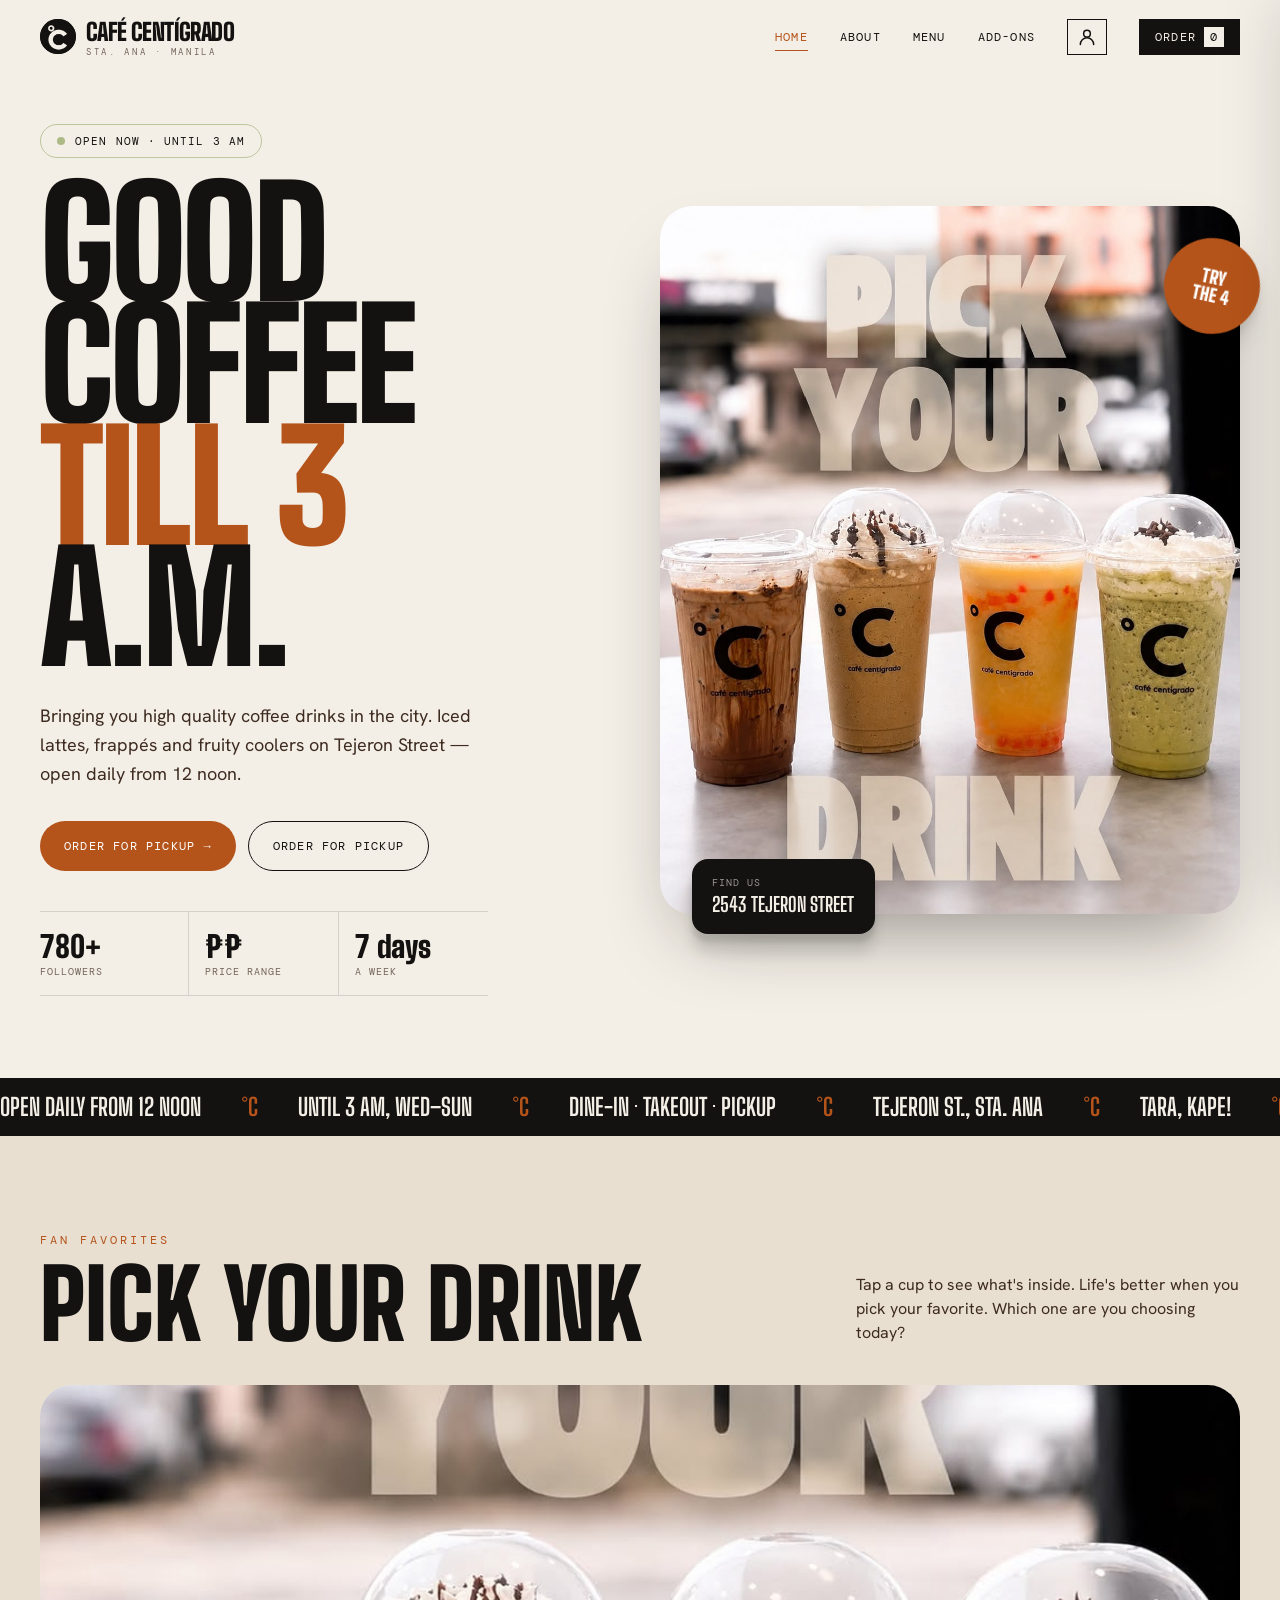
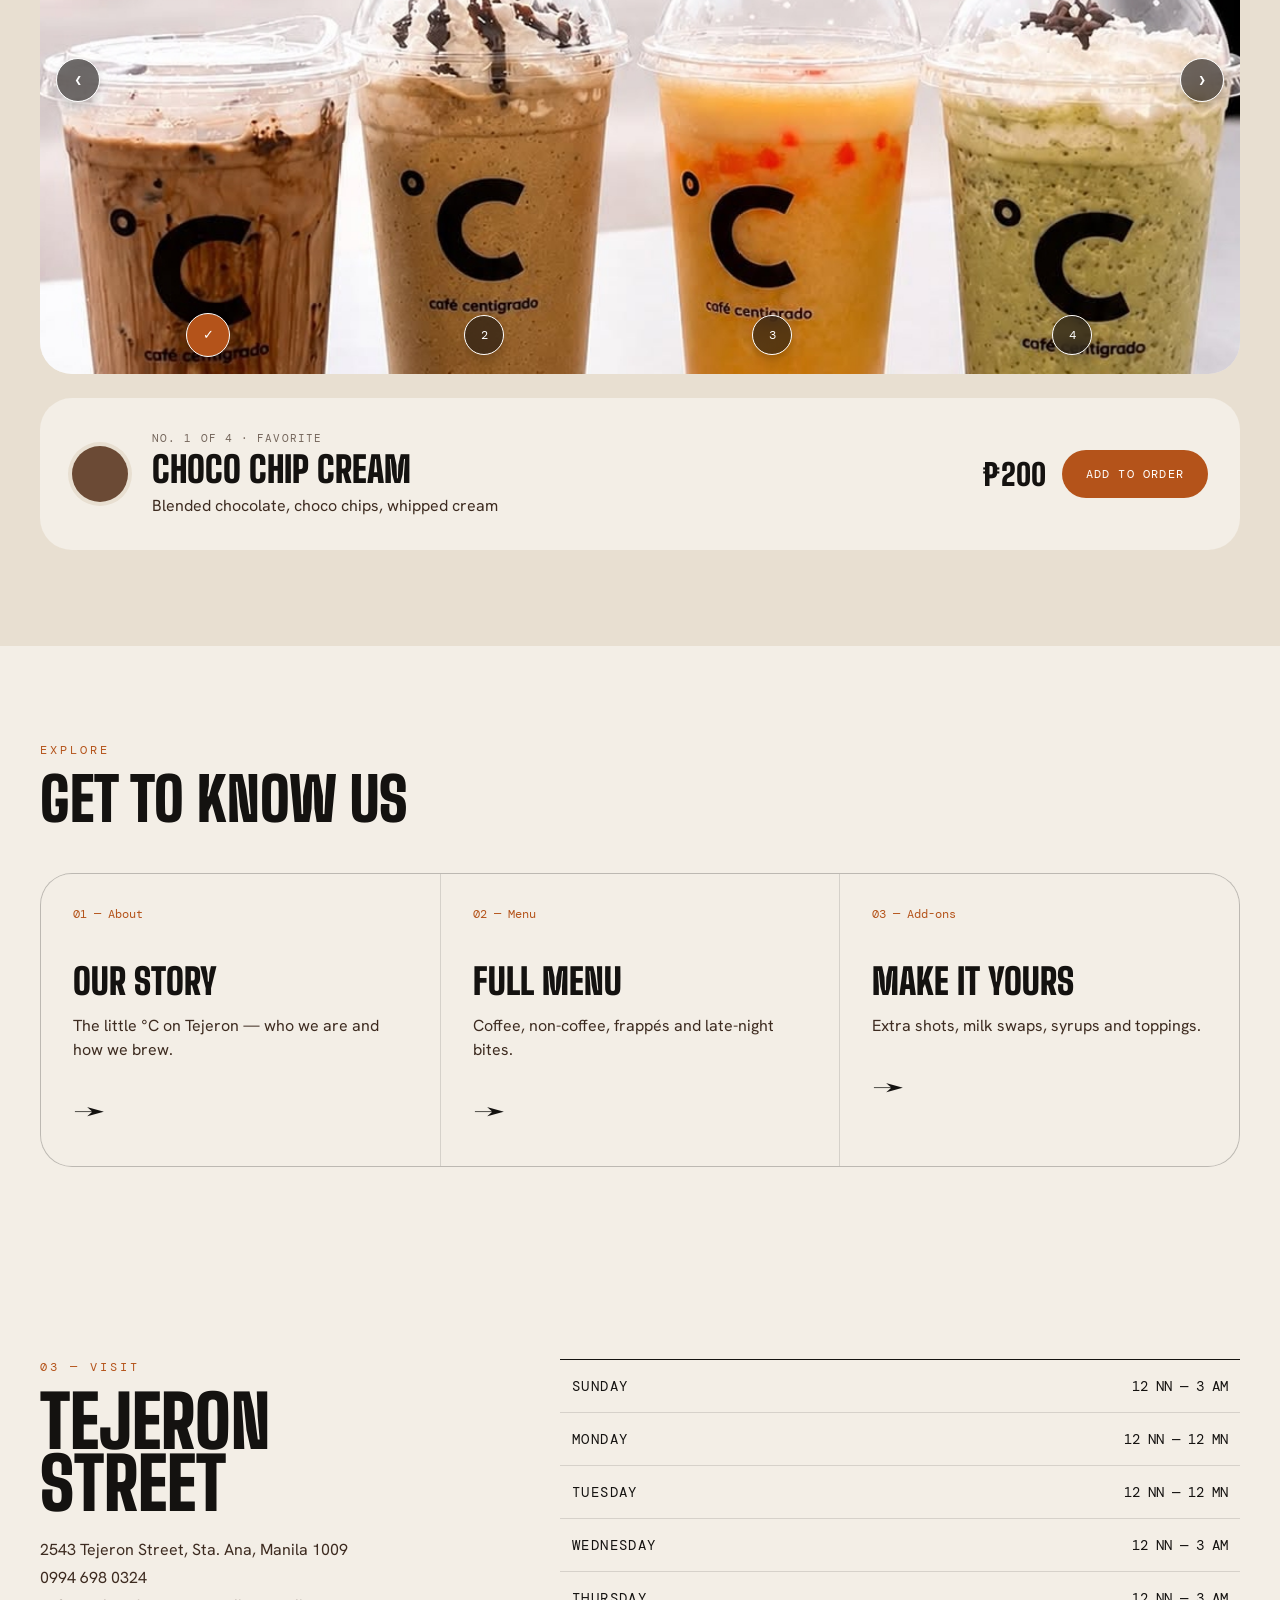
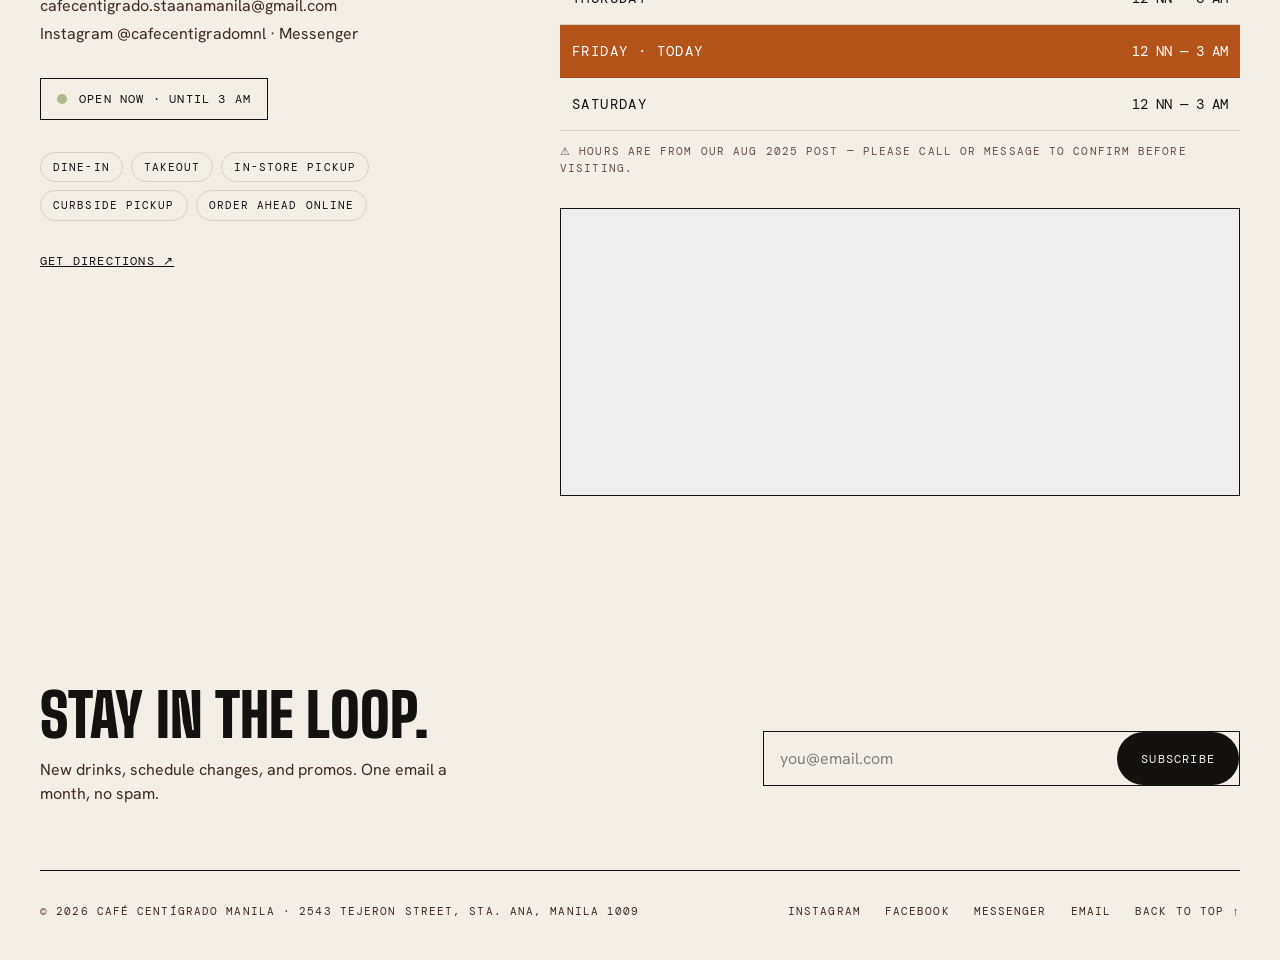
<file: AmenCode/index.html>
<!DOCTYPE html>
<html lang="en">

<head>
  <meta charset="utf-8">
  <meta name="viewport" content="width=device-width, initial-scale=1">
  <title>Café Centígrado · Sta. Ana, Manila</title>
  <link rel="preconnect" href="https://fonts.googleapis.com">
  <link rel="preconnect" href="https://fonts.gstatic.com" crossorigin>
  <link
    href="https://fonts.googleapis.com/css2?family=Big+Shoulders+Display:wght@400;700;900&family=DM+Mono:wght@400&family=Hanken+Grotesk:wght@400&display=swap"
    rel="stylesheet">
  <link rel="stylesheet" href="/AmenCode/styles.css">
</head>

<!-- BODY -->

<body>
  <!-- Header -->
  <header class="header">
    <div class="container header__inner">
      <a class="logo" href="#top">
        <img class="logo__mark" src="/AmenPhoto/logo-mark.png" alt="">
        <span class="logo__text"><span class="logo__name">Café Centígrado</span><span class="logo__sub">Sta. Ana ·
            Manila</span></span>
      </a>
      <nav class="nav" aria-label="Primary">
        <div class="nav__links" id="navLinks">
          <a class="nav__link is-active" href="#top">Home</a><a class="nav__link"
            href="/AmenCode/about.html">About</a><a class="nav__link" href="/AmenCode/menu.html">Menu</a><a
            class="nav__link" href="/AmenCode/addons.html">Add-ons</a>
        </div>
        <!-- ===== ACCOUNT BUTTON =====
    Paste this block inside <nav class="nav">, just before the Order button, on every page.
    The styles are in styles.css and the script is in page.js, so nothing else is needed. -->
        <div class="account" id="account">
          <button class="account__btn" id="accountBtn" type="button" aria-label="Account, not signed in"
            aria-expanded="false" aria-controls="accountPanel">
            <svg viewBox="0 0 24 24" aria-hidden="true" focusable="false">
              <circle cx="12" cy="8" r="4"></circle>
              <path d="M4 21c0-4.4 3.6-8 8-8s8 3.6 8 8"></path>
            </svg>
          </button>

          <!-- ACCOUNT BUTTON DROPDOWN -->
          <div class="account__panel" id="accountPanel" hidden>
            <div id="accountOut">
              <p class="mono-sm">Account</p>
              <p class="account__text">You're not signed in.</p>
              <div class="account__actions">
                <a class="btn btn--fill" href="/AmenCode/SignUp.html">Sign in</a>
                <a class="btn btn--line" href="/AmenCode/SignUp.html#signup">Create account</a>
              </div>
            </div>
            <div id="accountIn" hidden>
              <p class="mono-sm">Signed in as</p>
              <p class="account__name" id="accountName"></p>
              <p class="mono-sm account__email" id="accountEmail"></p>
              <div class="account__actions">
                <a class="btn btn--fill" href="/AmenCode/SignUp.html">My account</a>
                <button class="btn btn--line" type="button" id="accountOutBtn">Log out</button>
              </div>
            </div>
          </div>
        </div>
        <button class="cart-btn" id="openCart" type="button">Order <span class="cart-btn__count"
            id="cartCount">0</span></button>
        <button class="nav-toggle" id="navToggle" type="button" aria-label="Menu" aria-expanded="false"
          aria-controls="navLinks"><span></span><span></span><span></span></button>
      </nav>
    </div>
  </header>

  <main id="top">
    <!-- HERO -->
    <section class="hero">
      <div class="container hero__grid">
        <div class="hero__copy">
          <a class="status-pill" href="#visit"><span class="status-pill__dot"></span><span data-open-label>Open now ·
              until 3 AM</span></a>
          <h1 class="hero__title">Good<br>coffee<br><span>till 3</span> a.m.</h1>
          <p class="hero__text">Bringing you high quality coffee drinks in the city. Iced lattes, frappés and fruity
            coolers on Tejeron Street — open daily from 12 noon.</p>
          <div class="hero__btns">
            <a class="btn btn--fill" href="/AmenCode/menu.html">Order for pickup →</a>
            <a class="btn btn--line" href="/AmenCode/menu.html">Order for pickup</a>
          </div>
          <dl class="stats">
            <div>
              <dd>780+</dd>
              <dt>Followers</dt>
            </div>
            <div>
              <dd>₱₱</dd>
              <dt>Price range</dt>
            </div>
            <div>
              <dd>7 days</dd>
              <dt>A week</dt>
            </div>
          </dl>
        </div>
        <figure class="hero__figure">
          <div class="hero__img">
            <!-- Replace: PHOTO/best.jpg -->
            <img src="/AmenPhoto/best.jpg" alt="Four Café Centígrado drinks under the words Pick Your Drink">
          </div>
          <figcaption class="loc"><span>Find us</span><b>2543 Tejeron Street</b></figcaption>
          <a class="badge" href="#pick"><span class="badge__in">Try<br>the 4</span></a>
        </figure>
      </div>
    </section>

    <!-- TICKER -->
    <div class="ticker" aria-hidden="true">
      <div class="ticker__track" id="ticker"></div>
    </div>

    <!-- FAN FAVORITES -->
    <section class="pick" id="pick">
      <div class="container pick__inner">
        <div class="pick__head">
          <div>
            <p class="eyebrow">Fan favorites</p>
            <h2 class="h2-xl">Pick your drink</h2>
          </div>
          <p class="pick__intro">Tap a cup to see what's inside. Life's better when you pick your favorite. Which one
            are you choosing today?</p>
        </div>
        <div class="pick__stage">
          <button class="pick__arrow pick__arrow--prev" id="prevCup" type="button"
            aria-label="Previous drink">‹</button>

          <img id="pImg" src="/AmenPhoto/best.jpg"
            alt="Iced mocha, mocha frappé, mango popping boba and matcha frappé in Café Centígrado cups">

          <button class="pick__arrow pick__arrow--next" id="nextCup" type="button" aria-label="Next drink">›</button>

          <div class="pick__cups" id="cups" role="radiogroup" aria-label="Choose a drink"></div>
        </div>
        <div class="pick__info">
          <span class="pick__swatch" id="pSwatch"></span>
          <div>
            <p class="mono-sm" id="pNo"></p>
            <h3 class="pick__name" id="pName"></h3>
            <p class="pick__desc" id="pDesc"></p>
          </div>
          <div class="pick__buy">
            <span class="price" id="pPrice"></span>
            <button class="btn btn--fill" id="pAdd" type="button">Add to order</button>
          </div>
        </div>
      </div>
    </section>

    <!-- EXPLORE -->
    <section class="explore" id="explore">
      <div class="container explore__inner">
        <p class="eyebrow">Explore</p>
        <h2 class="h2-lg">Get to know us</h2>
        <div class="cards">
          <a class="card" href="/AmenCode/about.html">
            <p class="card__tag">01 — About</p>
            <h3>Our story</h3>
            <p class="card__text">The little °C on Tejeron — who we are and how we brew.</p><span
              class="card__arrow">→</span>
          </a>
          <a class="card" href="/AmenCode/menu.html">
            <p class="card__tag">02 — Menu</p>
            <h3>Full menu</h3>
            <p class="card__text">Coffee, non-coffee, frappés and late-night bites.</p><span
              class="card__arrow">→</span>
          </a>
          <a class="card" href="/AmenCode/addons.html">
            <p class="card__tag">03 — Add-ons</p>
            <h3>Make it yours</h3>
            <p class="card__text">Extra shots, milk swaps, syrups and toppings.</p><span class="card__arrow">→</span>
          </a>
        </div>
      </div>
    </section>

    <!-- VISIT -->
    <section class="visit" id="visit">
      <div class="container visit__grid">
        <div class="visit__info">
          <p class="eyebrow">03 — Visit</p>
          <h2 class="h2-visit">Tejeron<br>Street</h2>
          <address class="address">
            <p>2543 Tejeron Street, Sta. Ana, Manila 1009</p>
            <p>0994 698 0324</p>
            <p>cafecentigrado.staanamanila@gmail.com</p>
            <p>Instagram @cafecentigradomnl · Messenger</p>
          </address>
          <p class="open-box"><span class="status-pill__dot status-pill__dot--lg"></span><span data-open-label>Open now
              · until 3 AM</span></p>
          <ul class="tags">
            <li>Dine-in</li>
            <li>Takeout</li>
            <li>In-store pickup</li>
            <li>Curbside pickup</li>
            <li>Order ahead online</li>
          </ul>
          <a class="directions"
            href="https://www.google.com/maps/search/?api=1&query=2543+Tejeron+Street+Sta.+Ana+Manila" target="_blank"
            rel="noopener">Get directions ↗</a>
        </div>
        <div class="visit__hours">
          <table class="hours">
            <tbody id="hours"></tbody>
          </table>
          <p class="hours__note">⚠ Hours are from our Aug 2025 post — please call or message to confirm before visiting.
          </p>
          <iframe class="map" title="Map" loading="lazy"
            src="https://www.google.com/maps?q=2543+Tejeron+Street+Sta.+Ana+Manila&output=embed"></iframe>
        </div>
      </div>
    </section>
  </main>

  <!-- FOOTER -->
  <footer class="footer">
    <div class="container footer__inner">
      <div class="footer__top">
        <div>
          <h2 class="h2-lg h2-foot">Stay in the loop.</h2>
          <p class="footer__text">New drinks, schedule changes, and promos. One email a month, no spam.</p>
        </div>
        <form class="subscribe" id="subscribe" novalidate>
          <div class="subscribe__box">
            <input type="email" id="email" placeholder="you@email.com" aria-label="Email address" required>
            <button type="submit">Subscribe</button>
          </div>
          <p class="subscribe__msg" id="subMsg" role="status"></p>
        </form>
      </div>
      <div class="footer__bottom">
        <span>© 2026 Café Centígrado Manila · 2543 Tejeron Street, Sta. Ana, Manila 1009</span>
        <nav class="footer__nav" aria-label="Footer">
          <a
            href="https://l.messenger.com/l.php?u=https%3A%2F%2Fwww.instagram.com%2Fcafecentigradomnl%3Fdmpr%3DbTcxemdqMXh0dGE%253D&h=AUCxR1cgy9BdbQjLAGC3W66VVcoggzcrEh9nSgYyYDEKC_B7EqL5-7xATZD6qKx5WvQtOvjYsFgtW3to6J22FCqYwAcdbMK9ElF-1EONAcWYwcSmFDG2B1dCtszHfM_DTDkXmg">Instagram</a><a
            href="https://www.facebook.com/share/18JG2aHYUP/">Facebook</a><a
            href="https://l.messenger.com/l.php?u=https%3A%2F%2Fwww.messenger.com%2Fcafecentigradomnl%3Fdmpr%3DbTcxemdqMXh0dGE%253D&h=AUCxR1cgy9BdbQjLAGC3W66VVcoggzcrEh9nSgYyYDEKC_B7EqL5-7xATZD6qKx5WvQtOvjYsFgtW3to6J22FCqYwAcdbMK9ElF-1EONAcWYwcSmFDG2B1dCtszHfM_DTDkXmg">Messenger</a><a
            href="mailto:cafecentigrado.staanamanila@gmail.com">Email</a><a href="#top">Back to top ↑</a>
        </nav>
      </div>
    </div>
  </footer>

  <!-- CART -->
  <div class="scrim" id="scrim"></div>
  <aside class="cart" id="cart" aria-label="Your order" aria-hidden="true">
    <div class="cart__head">
      <h2>Your order</h2><button type="button" id="closeCart">Close ✕</button>
    </div>
    <div class="cart__body" id="cartBody"></div>
    <div class="cart__total" id="cartTotal" hidden><span>Total</span><span id="totalAmt">₱0</span></div>
  </aside>
  <script src="page.js"></script>
  <script src="script.js"></script>
</body>

</html>
</file>
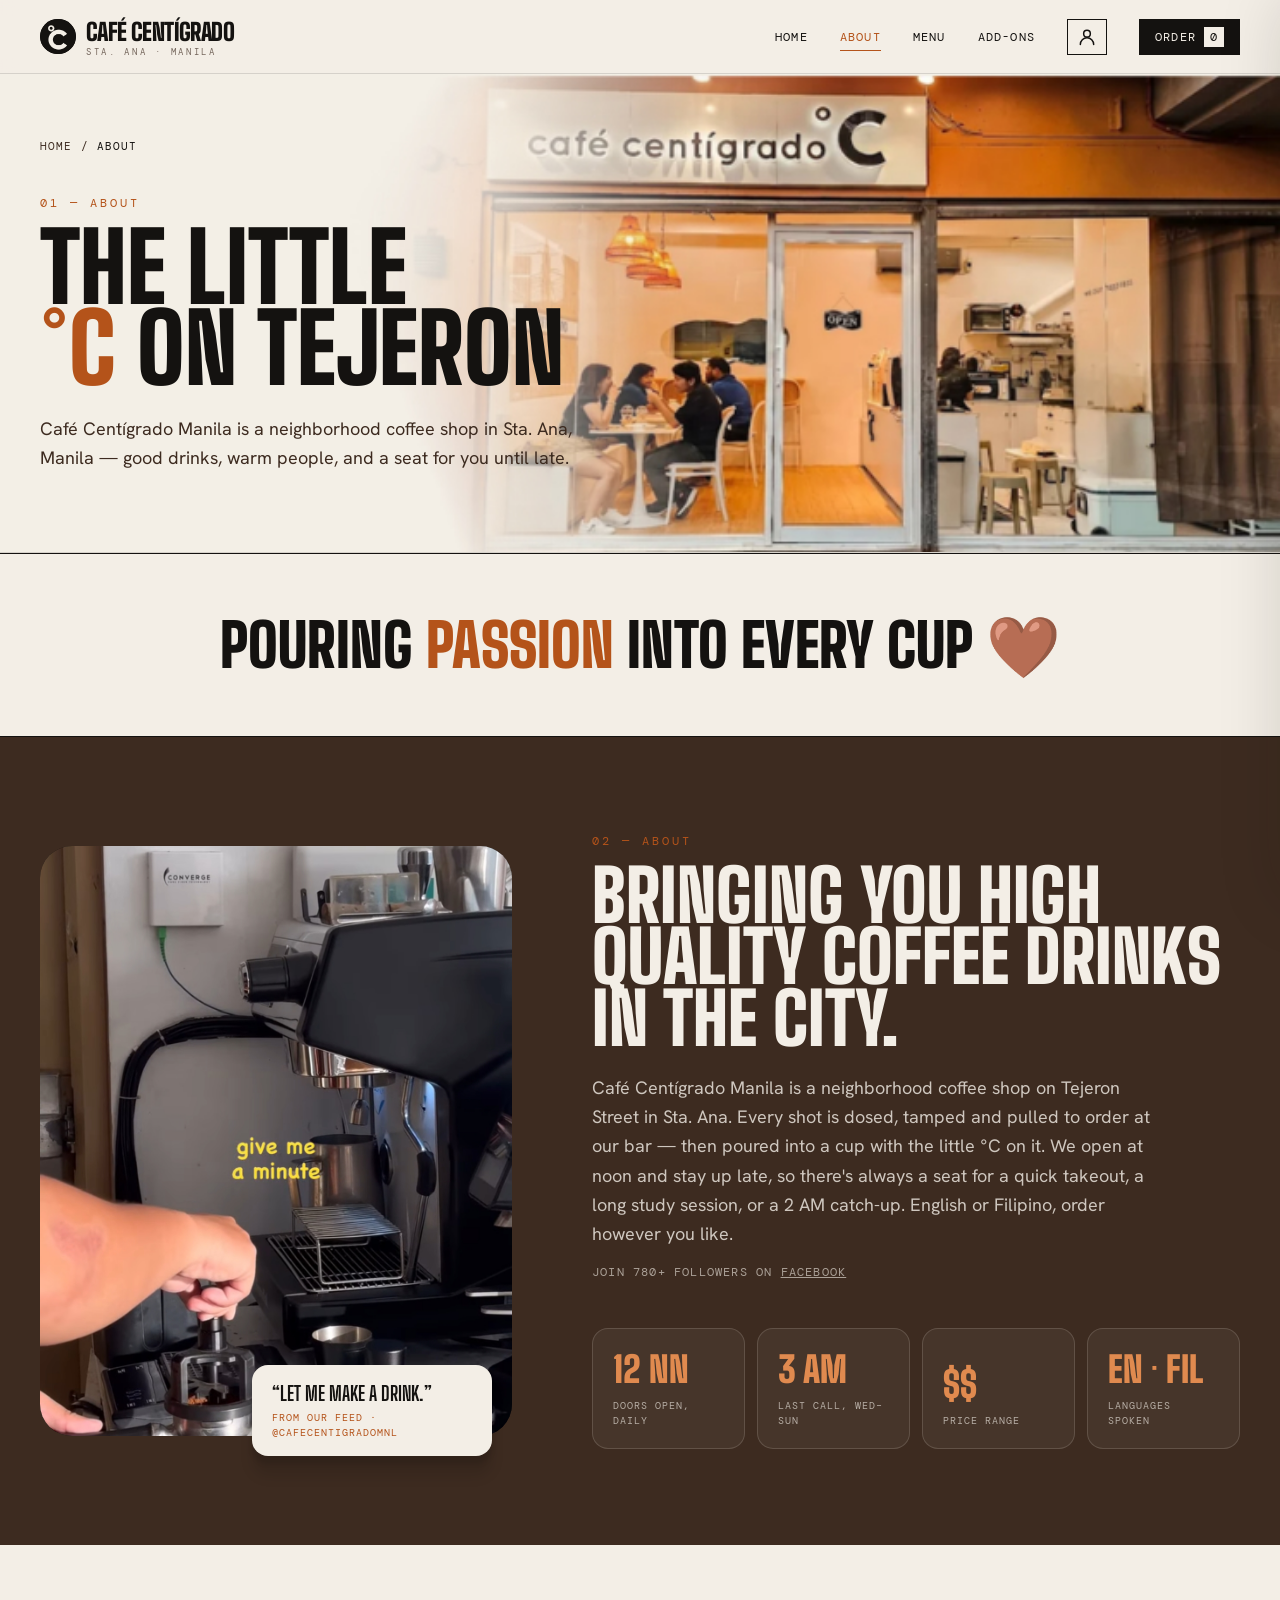
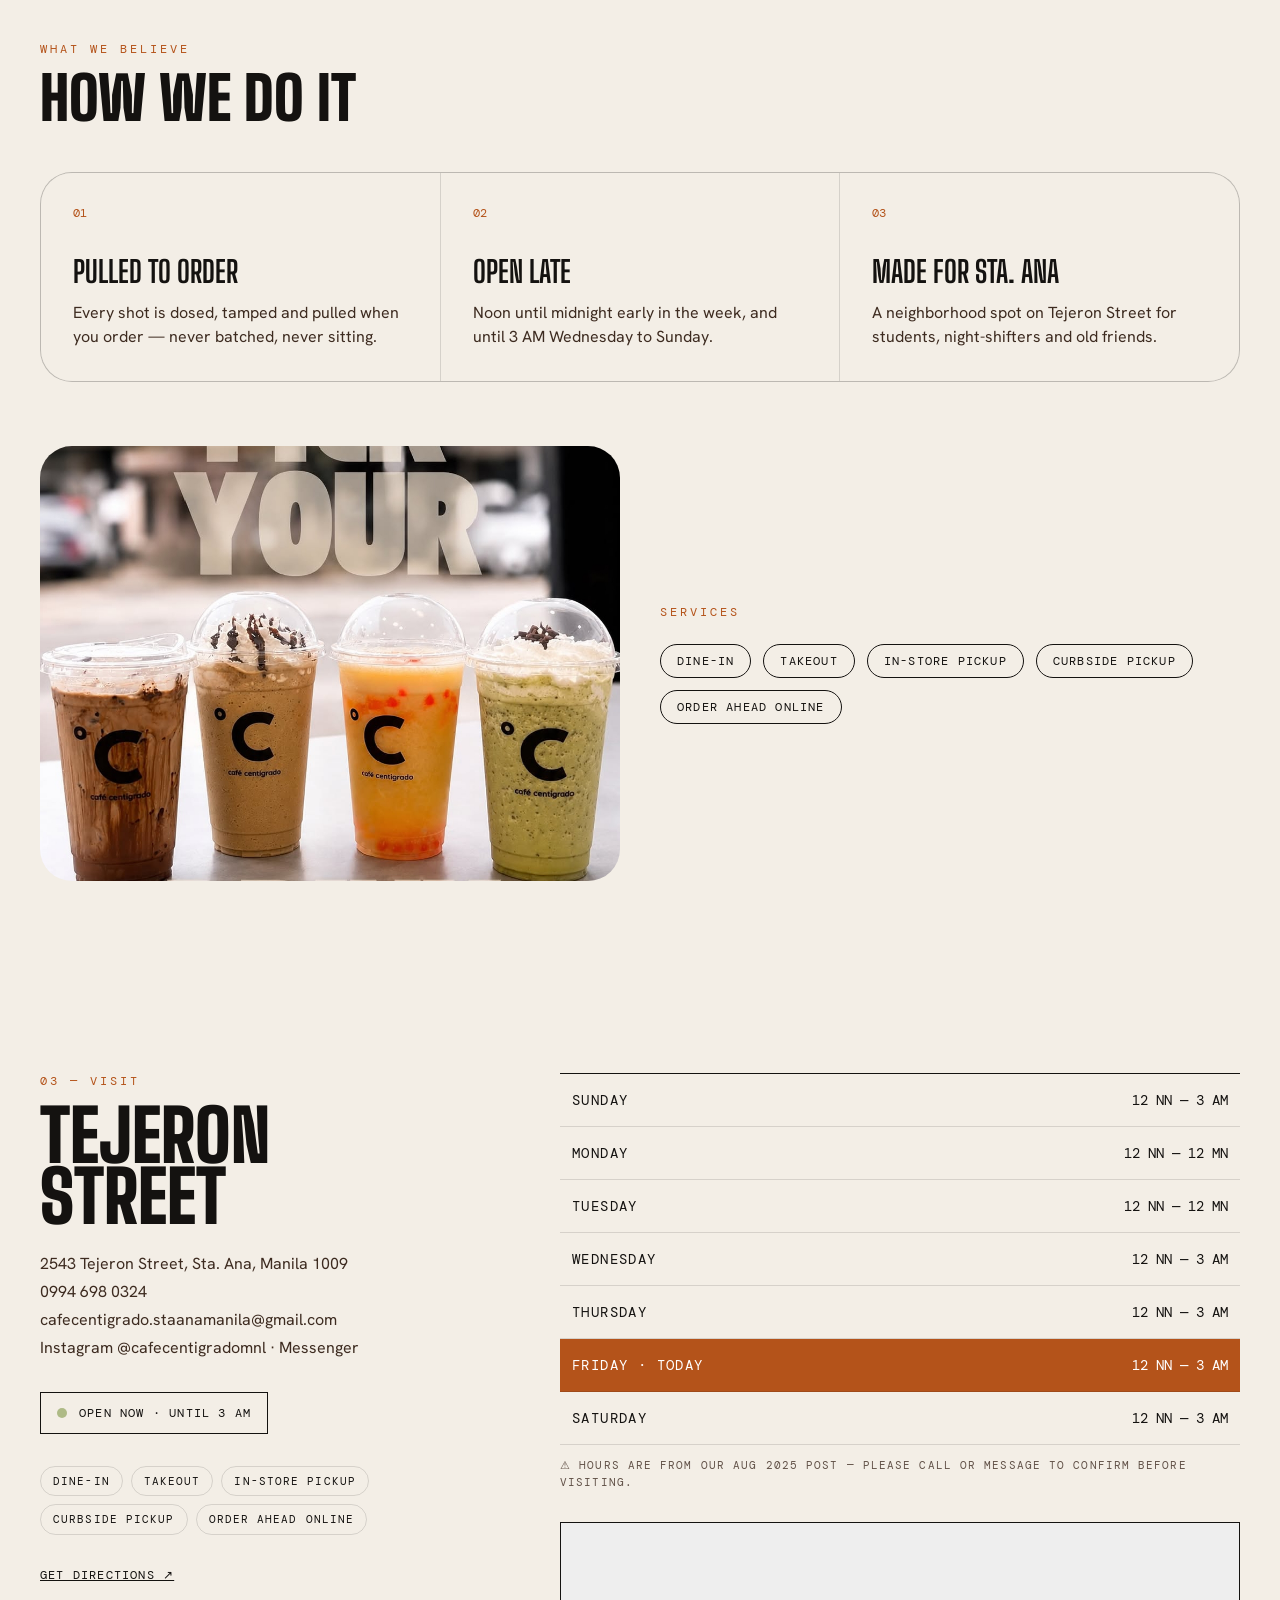
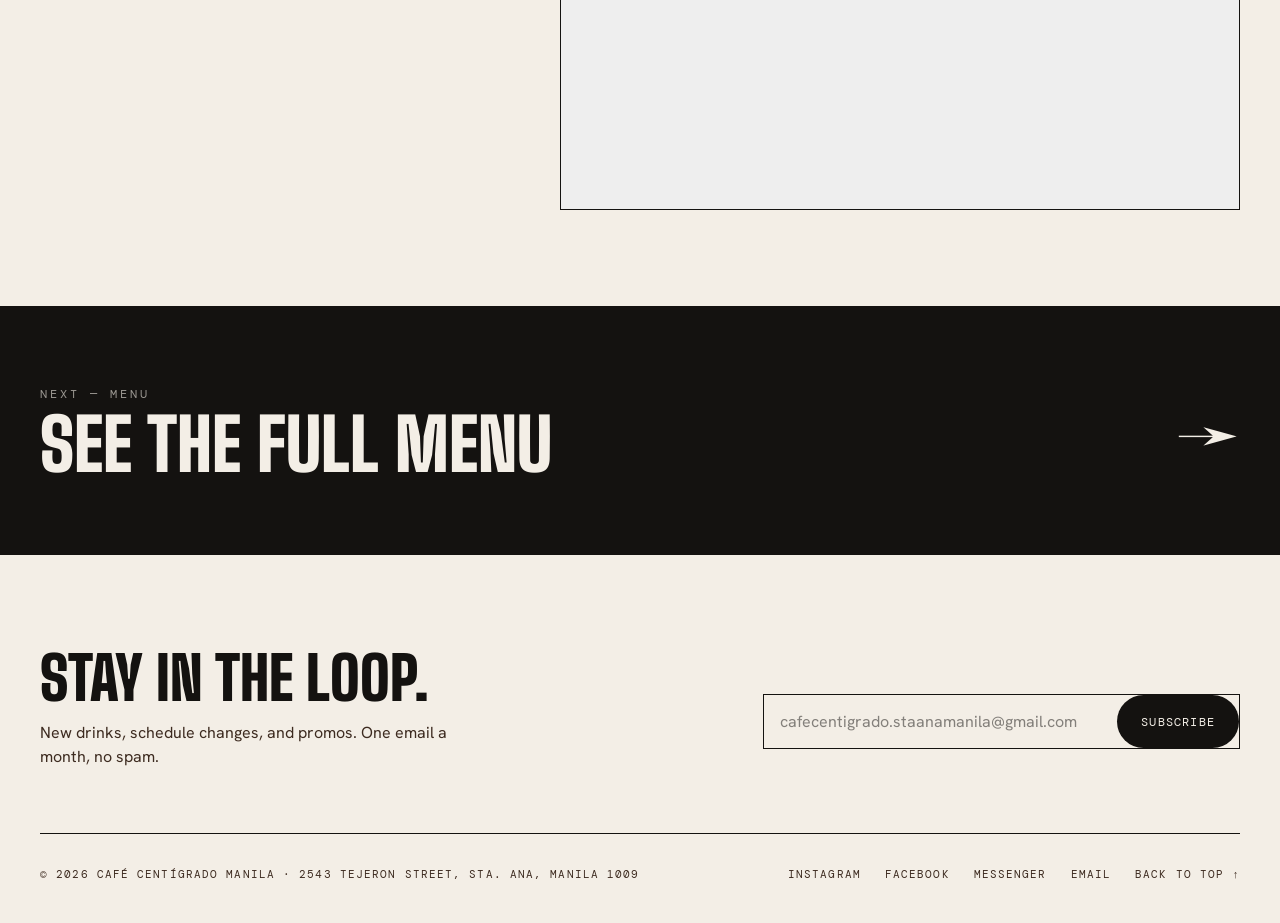
<file: AmenCode/about.html>
<!DOCTYPE html>
<html lang="en">

<head>
  <meta charset="utf-8">
  <meta name="viewport" content="width=device-width, initial-scale=1">
  <title>About · Café Centígrado</title>
  <link rel="preconnect" href="https://fonts.googleapis.com">
  <link rel="preconnect" href="https://fonts.gstatic.com" crossorigin>
  <link
    href="https://fonts.googleapis.com/css2?family=Big+Shoulders+Display:wght@400;700;900&family=DM+Mono:wght@400&family=Hanken+Grotesk:wght@400&display=swap"
    rel="stylesheet">
  <link rel="stylesheet" href="../AmenCode/styles.css">
  <link rel="stylesheet" href="../AmenCode/page.css">
</head>

<!-- BODY -->

<body class="sub" data-page="about">
  <!-- HEADER -->
  <header class="header">
    <div class="container header__inner">
      <a class="logo" href="../AmenCode/index.html">
        <img class="logo__mark" src="../AmenPhoto/logo-mark.png" alt="">
        <span class="logo__text"><span class="logo__name">Café Centígrado</span><span class="logo__sub">Sta. Ana ·
            Manila</span></span>
      </a>
      <!-- NAVIGATION LINKS -->
      <nav class="nav" aria-label="Primary">
        <div class="nav__links" id="navLinks">
          <a class="nav__link" href="../AmenCode/index.html">Home</a><a class="nav__link is-active"
            href="../AmenCode/about.html">About</a><a class="nav__link" href="../AmenCode/menu.html">Menu</a><a
            class="nav__link" href="../AmenCode/addons.html">Add-ons</a>
        </div>
        <!-- ===== ACCOUNT BUTTON =====
    Paste this block inside <nav class="nav">, just before the Order button, on every page.
    The styles are in styles.css and the script is in page.js, so nothing else is needed. -->
        <div class="account" id="account">
          <button class="account__btn" id="accountBtn" type="button" aria-label="Account, not signed in"
            aria-expanded="false" aria-controls="accountPanel">
            <svg viewBox="0 0 24 24" aria-hidden="true" focusable="false">
              <circle cx="12" cy="8" r="4"></circle>
              <path d="M4 21c0-4.4 3.6-8 8-8s8 3.6 8 8"></path>
            </svg>
          </button>
          <div class="account__panel" id="accountPanel" hidden>
            <div id="accountOut">
              <p class="mono-sm">Account</p>
              <p class="account__text">You're not signed in.</p>
              <div class="account__actions">
                <a class="btn btn--fill" href="/AmenCode/SignUp.html">Sign in</a>
                <a class="btn btn--line" href="/AmenCode/SignUp.html#signup">Create account</a>
              </div>
            </div>
            <div id="accountIn" hidden>
              <p class="mono-sm">Signed in as</p>
              <p class="account__name" id="accountName"></p>
              <p class="mono-sm account__email" id="accountEmail"></p>
              <div class="account__actions">
                <a class="btn btn--fill" href="/AmenCode/SignUp.html">My account</a>
                <button class="btn btn--line" type="button" id="accountOutBtn">Log out</button>
              </div>
            </div>
          </div>
        </div>
        <button class="cart-btn" id="openCart" type="button">Order <span class="cart-btn__count"
            id="cartCount">0</span></button>
        <button class="nav-toggle" id="navToggle" type="button" aria-label="Menu" aria-expanded="false"
          aria-controls="navLinks"><span></span><span></span><span></span></button>
      </nav>
    </div>
  </header>

  <main id="top">
    <!-- HERO -->
    <section class="page-hero">
      <div class="container">
        <p class="crumbs"><a href="/AmenCode/index.html">Home</a> / <b>About</b></p>
        <p class="eyebrow">01 — About</p>
        <h1>The little<br><em>°C</em> on Tejeron</h1>
        <p class="lead">Café Centígrado Manila is a neighborhood coffee shop in Sta. Ana, Manila — good drinks, warm
          people, and a seat for you until late.</p>
      </div>
    </section>

    <!-- TAGLINE -->
    <section class="tagline">
      <p>Pouring <em>passion</em> into every cup 🤎</p>
    </section>

    <!-- ABOUT -->
    <section class="story">
      <div class="container story__grid">
        <div class="story__media">
          <div class="story__img"><!-- Replace: PHOTO/work.jpg --><img src="/AmenPhoto/work.jpg"
              alt="Our barista dosing freshly ground coffee into a portafilter at the espresso machine"></div>
          <div class="story__cap"><b>“Let me make a drink.”</b><span>From our feed ·
              @cafecentigradomnl</span></div>
        </div>
        <div class="story__text">
          <p class="eyebrow">02 — About</p>
          <h2>Bringing you high quality coffee drinks in the city.</h2>
          <p class="body">Café Centígrado Manila is a neighborhood coffee shop on Tejeron Street in Sta. Ana. Every shot
            is dosed, tamped and pulled to order at our bar — then poured into a cup with the little °C on it. We open
            at noon and stay up late, so there's always a seat for a quick takeout, a long study session, or a 2 AM
            catch-up. English or Filipino, order however you like.</p>
          <p class="fb">Join 780+ followers on <a href="/AmenCode/facebook.html">Facebook</a></p>
          <dl class="facts">
            <div class="fact"><b>12 NN</b><span>Doors open, daily</span></div>
            <div class="fact"><b>3 AM</b><span>Last call, Wed–Sun</span></div>
            <div class="fact"><b>$$</b><span>Price range</span></div>
            <div class="fact"><b>EN · FIL</b><span>Languages spoken</span></div>
          </dl>
        </div>
      </div>
    </section>

    <!-- WHAT WE BELIEVE -->
    <section class="container believe">
      <p class="eyebrow">What we believe</p>
      <h2 class="h2-lg">How we do it</h2>
      <div class="cards">

        <article class="card">
          <p class="card__tag">01</p>
          <h3>Pulled to order</h3>
          <p class="card__text">Every shot is dosed, tamped and pulled when you order — never batched, never sitting.
          </p>
        </article>

        <article class="card">
          <p class="card__tag">02</p>
          <h3>Open late</h3>
          <p class="card__text">Noon until midnight early in the week, and until 3 AM Wednesday to Sunday.</p>
        </article>

        <article class="card">
          <p class="card__tag">03</p>
          <h3>Made for Sta. Ana</h3>
          <p class="card__text">A neighborhood spot on Tejeron Street for students, night-shifters and old friends.</p>
        </article>
      </div>

      <!-- SERVICES -->
      <div class="believe__row">
        <!-- Replace: PHOTO/best.jpg -->
        <img src="/AmenPhoto/best.jpg" alt="Four Café Centígrado drinks lined up on the counter">
        <div>
          <p class="eyebrow">Services</p>
          <ul class="pills">
            <li>Dine-in</li>
            <li>Takeout</li>
            <li>In-store pickup</li>
            <li>Curbside pickup</li>
            <li>Order ahead online</li>
          </ul>
        </div>
      </div>
    </section>

    <!-- VISIT -->
    <section class="visit" id="visit">
      <div class="container visit__grid">
        <div class="visit__info">
          <p class="eyebrow">03 — Visit</p>
          <h2 class="h2-visit">Tejeron<br>Street</h2>
          <address class="address">
            <p>2543 Tejeron Street, Sta. Ana, Manila 1009</p>
            <p>0994 698 0324</p>
            <p>cafecentigrado.staanamanila@gmail.com</p>
            <p>Instagram @cafecentigradomnl · Messenger</p>
          </address>
          <p class="open-box"><span class="status-pill__dot status-pill__dot--lg"></span><span data-open-label>Open now
              · until 3 AM</span></p>
          <ul class="tags">
            <li>Dine-in</li>
            <li>Takeout</li>
            <li>In-store pickup</li>
            <li>Curbside pickup</li>
            <li>Order ahead online</li>
          </ul>
          <a class="directions"
            href="https://www.google.com/maps/search/?api=1&query=2543+Tejeron+Street+Sta.+Ana+Manila" target="_blank"
            rel="noopener">Get directions ↗</a>
        </div>
        <div class="visit__hours">
          <table class="hours">
            <tbody id="hours">
              <tr>
                <th scope="row">Sunday</th>
                <td>12 NN — 3 AM</td>
              </tr>
              <tr>
                <th scope="row">Monday</th>
                <td>12 NN — 12 MN</td>
              </tr>
              <tr>
                <th scope="row">Tuesday</th>
                <td>12 NN — 12 MN</td>
              </tr>
              <tr>
                <th scope="row">Wednesday</th>
                <td>12 NN — 3 AM</td>
              </tr>
              <tr>
                <th scope="row">Thursday</th>
                <td>12 NN — 3 AM</td>
              </tr>
              <tr>
                <th scope="row">Friday</th>
                <td>12 NN — 3 AM</td>
              </tr>
              <tr>
                <th scope="row">Saturday</th>
                <td>12 NN — 3 AM</td>
              </tr>
            </tbody>
          </table>
          <p class="hours__note">⚠ Hours are from our Aug 2025 post — please call or message to confirm before visiting.
          </p>
          <iframe class="map" title="Map" loading="lazy"
            src="https://www.google.com/maps?q=2543+Tejeron+Street+Sta.+Ana+Manila&output=embed"></iframe>
        </div>
      </div>
    </section>

    <!-- SEE THE FULL MENU -->
    <a class="next" href="/AmenCode/menu.html">
      <div class="container">
        <div><small>Next — Menu</small><b>See the full menu</b></div><i>→</i>
      </div>
    </a>
  </main>

  <!-- FOOTER -->
  <footer class="footer">
    <div class="container footer__inner">
      <div class="footer__top">
        <div>
          <h2 class="h2-lg h2-foot">Stay in the loop.</h2>
          <p class="footer__text">New drinks, schedule changes, and promos. One email a month, no spam.</p>
        </div>
        <form class="subscribe" id="subscribe" novalidate>
          <div class="subscribe__box"><input type="email" id="email" placeholder="cafecentigrado.staanamanila@gmail.com"
              aria-label="Email address" required><button type="submit">Subscribe</button></div>
          <p class="subscribe__msg" id="subMsg" role="status"></p>
        </form>
      </div>
      <div class="footer__bottom">
        <span>© 2026 Café Centígrado Manila · 2543 Tejeron Street, Sta. Ana, Manila 1009</span>
        <nav class="footer__nav" aria-label="Footer"><a
            href="https://l.messenger.com/l.php?u=https%3A%2F%2Fwww.instagram.com%2Fcafecentigradomnl%3Fdmpr%3DbTcxemdqMXh0dGE%253D&h=AUCxR1cgy9BdbQjLAGC3W66VVcoggzcrEh9nSgYyYDEKC_B7EqL5-7xATZD6qKx5WvQtOvjYsFgtW3to6J22FCqYwAcdbMK9ElF-1EONAcWYwcSmFDG2B1dCtszHfM_DTDkXmg">Instagram</a><a
            href="https://www.facebook.com/share/18JG2aHYUP/">Facebook</a><a
            href="https://l.messenger.com/l.php?u=https%3A%2F%2Fwww.messenger.com%2Fcafecentigradomnl%3Fdmpr%3DbTcxemdqMXh0dGE%253D&h=AUCxR1cgy9BdbQjLAGC3W66VVcoggzcrEh9nSgYyYDEKC_B7EqL5-7xATZD6qKx5WvQtOvjYsFgtW3to6J22FCqYwAcdbMK9ElF-1EONAcWYwcSmFDG2B1dCtszHfM_DTDkXmg">Messenger</a><a
            href="mailto:cafecentigrado.staanamanila@gmail.com">Email</a><a href="#top">Back to top ↑</a></nav>
      </div>
    </div>
  </footer>

  <!-- CART -->
  <div class="scrim" id="scrim"></div>
  <aside class="cart" id="cart" aria-label="Your order" aria-hidden="true">
    <div class="cart__head">
      <h2>Your order</h2><button type="button" id="closeCart">Close ✕</button>
    </div>
    <div class="cart__body" id="cartBody"></div>
    <div class="cart__total" id="cartTotal" hidden><span>Total</span><span id="totalAmt">₱0</span></div>
  </aside>
  <script src="/AmenCode/page.js"></script>
</body>

</html>
</file>
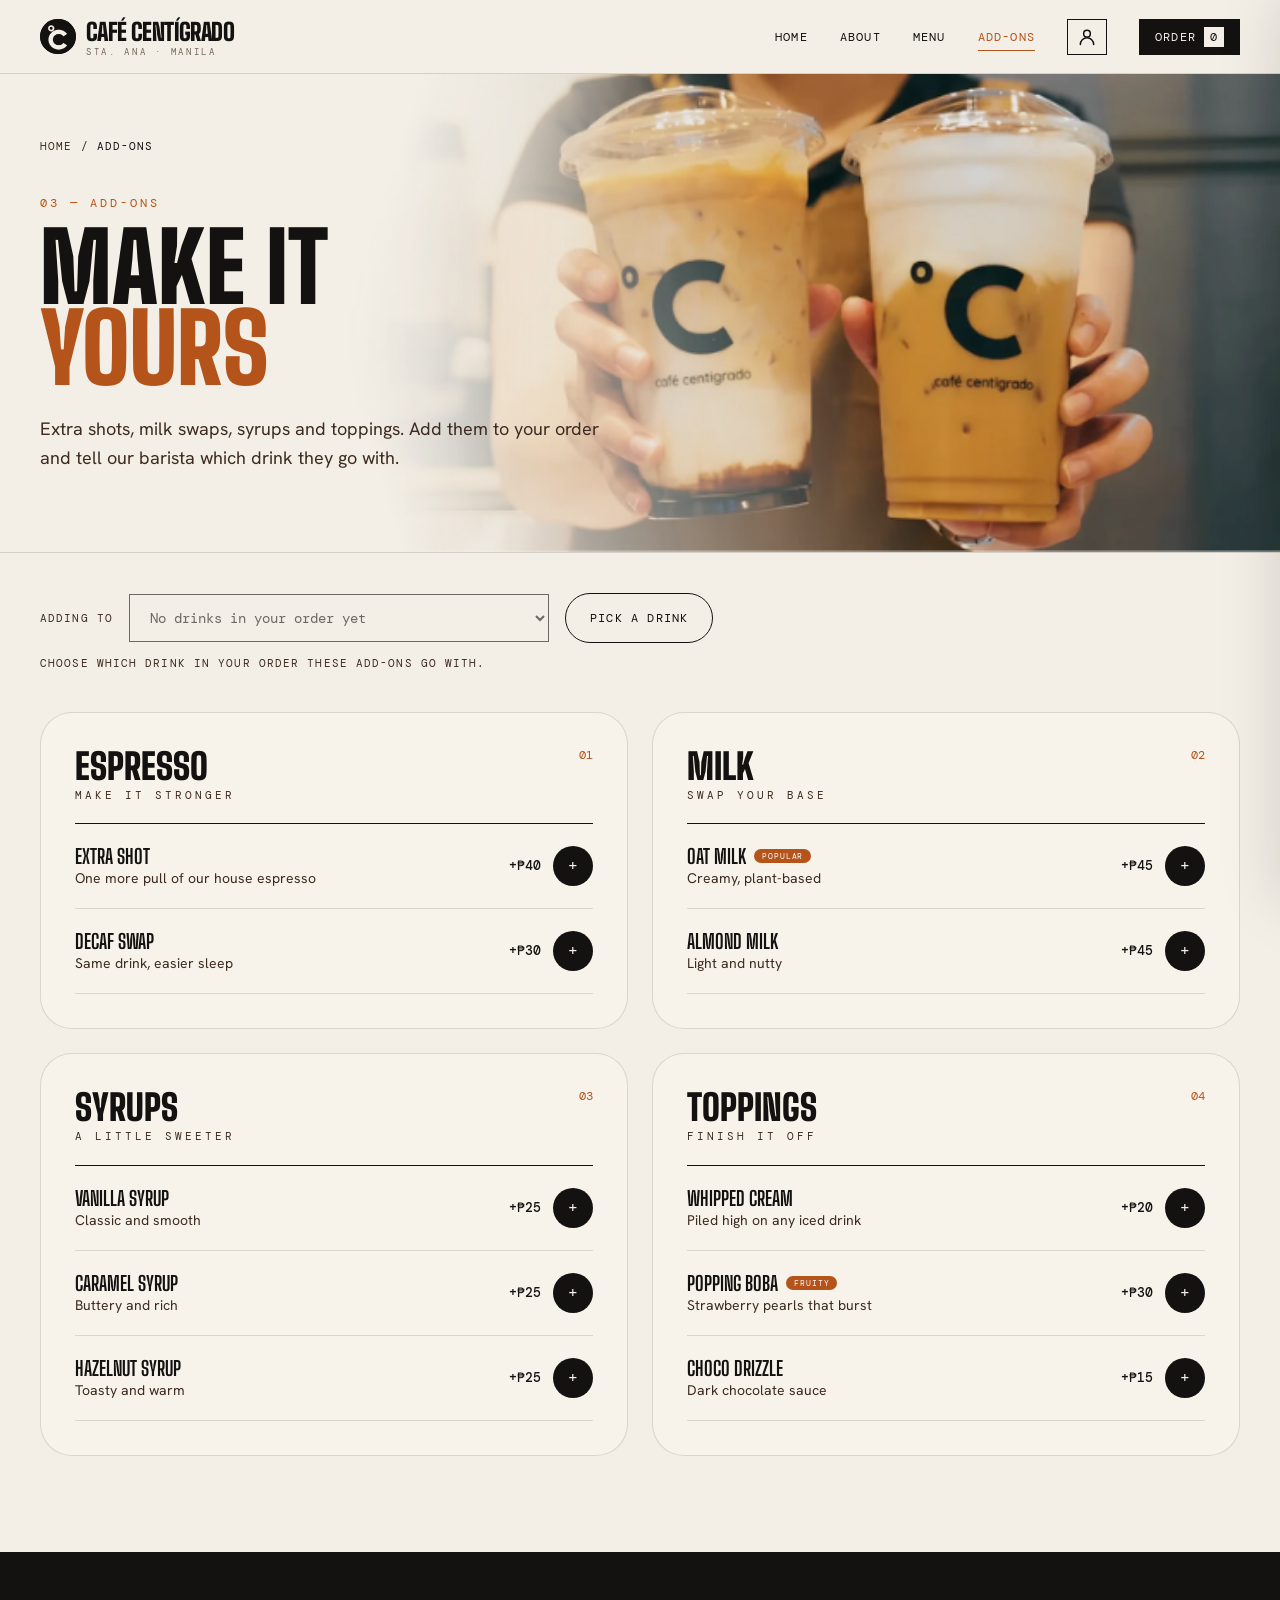
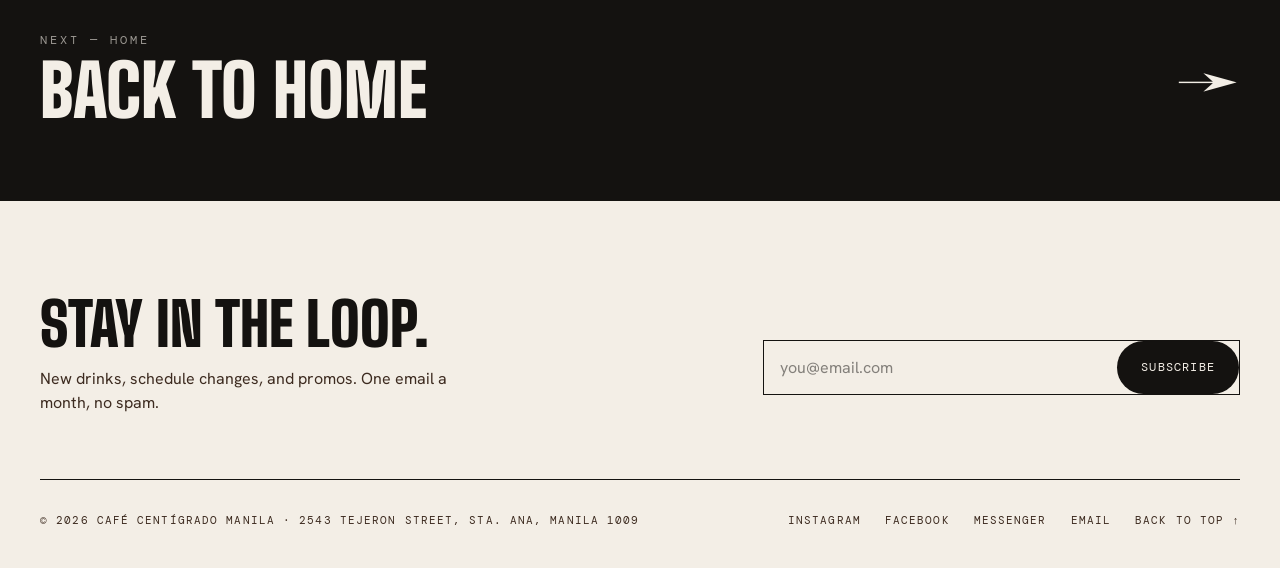
<file: AmenCode/addons.html>
<!DOCTYPE html>
<html lang="en">

<head>
  <meta charset="utf-8">
  <meta name="viewport" content="width=device-width, initial-scale=1">
  <title>Add-ons · Café Centígrado</title>
  <link rel="preconnect" href="https://fonts.googleapis.com">
  <link rel="preconnect" href="https://fonts.gstatic.com" crossorigin>
  <link
    href="https://fonts.googleapis.com/css2?family=Big+Shoulders+Display:wght@400;700;900&family=DM+Mono:wght@400&family=Hanken+Grotesk:wght@400&display=swap"
    rel="stylesheet">
  <link rel="stylesheet" href="/AmenCode/styles.css">
  <link rel="stylesheet" href="/AmenCode/page.css">
</head>

<!-- BODY -->

<body class="sub" data-page="addons">

  <!-- HEADER -->
  <header class="header">
    <div class="container header__inner">
      <a class="logo" href="/AmenCode/index.html">
        <img class="logo__mark" src="/AmenPhoto/logo-mark.png" alt="">
        <span class="logo__text"><span class="logo__name">Café Centígrado</span><span class="logo__sub">Sta. Ana ·
            Manila</span></span>
      </a>
      <!-- NAVIGATION LINKS -->
      <nav class="nav" aria-label="Primary">
        <div class="nav__links" id="navLinks">
          <a class="nav__link" href="/AmenCode/index.html">Home</a><a class="nav__link"
            href="/AmenCode/about.html">About</a><a class="nav__link" href="/AmenCode/menu.html">Menu</a><a
            class="nav__link is-active" href="/AmenCode/addons.html">Add-ons</a>
        </div>
        <!-- ===== ACCOUNT BUTTON =====
    Paste this block inside <nav class="nav">, just before the Order button, on every page.
    The styles are in styles.css and the script is in page.js, so nothing else is needed. -->
        <div class="account" id="account">
          <button class="account__btn" id="accountBtn" type="button" aria-label="Account, not signed in"
            aria-expanded="false" aria-controls="accountPanel">
            <svg viewBox="0 0 24 24" aria-hidden="true" focusable="false">
              <circle cx="12" cy="8" r="4"></circle>
              <path d="M4 21c0-4.4 3.6-8 8-8s8 3.6 8 8"></path>
            </svg>
          </button>
          <div class="account__panel" id="accountPanel" hidden>
            <div id="accountOut">
              <p class="mono-sm">Account</p>
              <p class="account__text">You're not signed in.</p>
              <div class="account__actions">
                <a class="btn btn--fill" href="/AmenCode/SignUp.html">Sign in</a>
                <a class="btn btn--line" href="/AmenCode/SignUp.html#signup">Create account</a>
              </div>
            </div>
            <div id="accountIn" hidden>
              <p class="mono-sm">Signed in as</p>
              <p class="account__name" id="accountName"></p>
              <p class="mono-sm account__email" id="accountEmail"></p>
              <div class="account__actions">
                <a class="btn btn--fill" href="/AmenCode/SignUp.html">My account</a>
                <button class="btn btn--line" type="button" id="accountOutBtn">Log out</button>
              </div>
            </div>
          </div>
        </div>
        <button class="cart-btn" id="openCart" type="button">Order <span class="cart-btn__count"
            id="cartCount">0</span></button>
        <button class="nav-toggle" id="navToggle" type="button" aria-label="Menu" aria-expanded="false"
          aria-controls="navLinks"><span></span><span></span><span></span></button>
      </nav>
    </div>
  </header>

  <main id="top">

    <!-- HERO -->
    <section class="page-hero">
      <div class="container">
        <p class="crumbs"><a href="/AmenCode/index.html">Home</a> / <b>Add-ons</b></p>
        <p class="eyebrow">03 — Add-ons</p>
        <h1>Make it<br><em>yours</em></h1>
        <p class="lead">Extra shots, milk swaps, syrups and toppings. Add them to your order and tell our barista which
          drink they go with.</p>
      </div>
    </section>

    <!-- ADDING ADDONS -->
    <section class="container target" aria-label="Choose a drink for your add-ons">
      <div class="target__row">
        <label class="mono-sm" for="addonTarget">Adding to</label>
        <select id="addonTarget" aria-describedby="addonMsg" disabled>
          <option value="">No drinks in your order yet</option>
        </select>
        <a class="btn btn--line" href="/AmenCode/menu.html">Pick a drink</a>
      </div>
      <p class="mono-sm" id="addonMsg" role="status">Choose which drink in your order these add-ons go with.</p>
    </section>

    <section class="container extras" id="extras" aria-label="Add-ons">
      <!-- ESPRESSO -->
      <article class="extra">
        <div class="extra__head">
          <h2>Espresso</h2><span>01</span>
        </div>
        <p class="extra__sub">Make it stronger</p>
        <ul>
          <li class="xrow">
            <div>
              <h3>Extra Shot</h3>
              <p>One more pull of our house espresso</p>
            </div>
            <div class="xrow__r"><b>+₱40</b><button class="add" type="button" aria-label="Add Extra Shot to order"
                data-name="Extra Shot" data-price="40" data-key="addon:Extra Shot">+</button></div>
          </li>
          <li class="xrow">
            <div>
              <h3>Decaf Swap</h3>
              <p>Same drink, easier sleep</p>
            </div>
            <div class="xrow__r"><b>+₱30</b><button class="add" type="button" aria-label="Add Decaf Swap to order"
                data-name="Decaf Swap" data-price="30" data-key="addon:Decaf Swap">+</button></div>
          </li>
        </ul>
      </article>
      <!-- MILK -->
      <article class="extra">
        <div class="extra__head">
          <h2>Milk</h2><span>02</span>
        </div>
        <p class="extra__sub">Swap your base</p>
        <ul>
          <li class="xrow">
            <div>
              <h3>Oat Milk<span class="tag">Popular</span></h3>
              <p>Creamy, plant-based</p>
            </div>
            <div class="xrow__r"><b>+₱45</b><button class="add" type="button" aria-label="Add Oat Milk to order"
                data-name="Oat Milk" data-price="45" data-key="addon:Oat Milk">+</button></div>
          </li>
          <li class="xrow">
            <div>
              <h3>Almond Milk</h3>
              <p>Light and nutty</p>
            </div>
            <div class="xrow__r"><b>+₱45</b><button class="add" type="button" aria-label="Add Almond Milk to order"
                data-name="Almond Milk" data-price="45" data-key="addon:Almond Milk">+</button></div>
          </li>
        </ul>
      </article>
      <!-- SYRUPS -->
      <article class="extra">
        <div class="extra__head">
          <h2>Syrups</h2><span>03</span>
        </div>
        <p class="extra__sub">A little sweeter</p>
        <ul>
          <li class="xrow">
            <div>
              <h3>Vanilla Syrup</h3>
              <p>Classic and smooth</p>
            </div>
            <div class="xrow__r"><b>+₱25</b><button class="add" type="button" aria-label="Add Vanilla Syrup to order"
                data-name="Vanilla Syrup" data-price="25" data-key="addon:Vanilla Syrup">+</button></div>
          </li>
          <li class="xrow">
            <div>
              <h3>Caramel Syrup</h3>
              <p>Buttery and rich</p>
            </div>
            <div class="xrow__r"><b>+₱25</b><button class="add" type="button" aria-label="Add Caramel Syrup to order"
                data-name="Caramel Syrup" data-price="25" data-key="addon:Caramel Syrup">+</button></div>
          </li>
          <li class="xrow">
            <div>
              <h3>Hazelnut Syrup</h3>
              <p>Toasty and warm</p>
            </div>
            <div class="xrow__r"><b>+₱25</b><button class="add" type="button" aria-label="Add Hazelnut Syrup to order"
                data-name="Hazelnut Syrup" data-price="25" data-key="addon:Hazelnut Syrup">+</button></div>
          </li>
        </ul>
      </article>
      <!-- TOPPINGS -->
      <article class="extra">
        <div class="extra__head">
          <h2>Toppings</h2><span>04</span>
        </div>
        <p class="extra__sub">Finish it off</p>
        <ul>
          <li class="xrow">
            <div>
              <h3>Whipped Cream</h3>
              <p>Piled high on any iced drink</p>
            </div>
            <div class="xrow__r"><b>+₱20</b><button class="add" type="button" aria-label="Add Whipped Cream to order"
                data-name="Whipped Cream" data-price="20" data-key="addon:Whipped Cream">+</button></div>
          </li>
          <li class="xrow">
            <div>
              <h3>Popping Boba<span class="tag">Fruity</span></h3>
              <p>Strawberry pearls that burst</p>
            </div>
            <div class="xrow__r"><b>+₱30</b><button class="add" type="button" aria-label="Add Popping Boba to order"
                data-name="Popping Boba" data-price="30" data-key="addon:Popping Boba">+</button></div>
          </li>
          <li class="xrow">
            <div>
              <h3>Choco Drizzle</h3>
              <p>Dark chocolate sauce</p>
            </div>
            <div class="xrow__r"><b>+₱15</b><button class="add" type="button" aria-label="Add Choco Drizzle to order"
                data-name="Choco Drizzle" data-price="15" data-key="addon:Choco Drizzle">+</button></div>
          </li>
        </ul>
      </article>
    </section>

    <!-- BACK TO HOME -->
    <a class="next" href="/AmenCode/index.html">
      <div class="container">
        <div><small>Next — Home</small><b>Back to home</b></div><i>→</i>
      </div>
    </a>
  </main>

  <!-- FOOTER -->
  <footer class="footer">
    <div class="container footer__inner">
      <div class="footer__top">
        <div>
          <h2 class="h2-lg h2-foot">Stay in the loop.</h2>
          <p class="footer__text">New drinks, schedule changes, and promos. One email a month, no spam.</p>
        </div>
        <form class="subscribe" id="subscribe" novalidate>
          <div class="subscribe__box"><input type="email" id="email" placeholder="you@email.com"
              aria-label="Email address" required><button type="submit">Subscribe</button></div>
          <p class="subscribe__msg" id="subMsg" role="status"></p>
        </form>
      </div>
      <div class="footer__bottom">
        <span>© 2026 Café Centígrado Manila · 2543 Tejeron Street, Sta. Ana, Manila 1009</span>
        <nav class="footer__nav" aria-label="Footer"><a
            href="https://l.messenger.com/l.php?u=https%3A%2F%2Fwww.instagram.com%2Fcafecentigradomnl%3Fdmpr%3DbTcxemdqMXh0dGE%253D&h=AUCxR1cgy9BdbQjLAGC3W66VVcoggzcrEh9nSgYyYDEKC_B7EqL5-7xATZD6qKx5WvQtOvjYsFgtW3to6J22FCqYwAcdbMK9ElF-1EONAcWYwcSmFDG2B1dCtszHfM_DTDkXmg">Instagram</a><a
            href="https://www.facebook.com/share/18JG2aHYUP/">Facebook</a><a
            href="https://l.messenger.com/l.php?u=https%3A%2F%2Fwww.messenger.com%2Fcafecentigradomnl%3Fdmpr%3DbTcxemdqMXh0dGE%253D&h=AUCxR1cgy9BdbQjLAGC3W66VVcoggzcrEh9nSgYyYDEKC_B7EqL5-7xATZD6qKx5WvQtOvjYsFgtW3to6J22FCqYwAcdbMK9ElF-1EONAcWYwcSmFDG2B1dCtszHfM_DTDkXmg">Messenger</a><a
            href="mailto:cafecentigrado.staanamanila@gmail.com">Email</a><a href="#top">Back to top ↑</a></nav>
      </div>
    </div>
  </footer>

  <!-- CART -->
  <div class="scrim" id="scrim"></div>
  <aside class="cart" id="cart" aria-label="Your order" aria-hidden="true">
    <div class="cart__head">
      <h2>Your order</h2><button type="button" id="closeCart">Close ✕</button>
    </div>
    <div class="cart__body" id="cartBody"></div>
    <div class="cart__total" id="cartTotal" hidden><span>Total</span><span id="totalAmt">₱0</span></div>
  </aside>
  <script src="/AmenCode/page.js"></script>
</body>

</html>
</file>
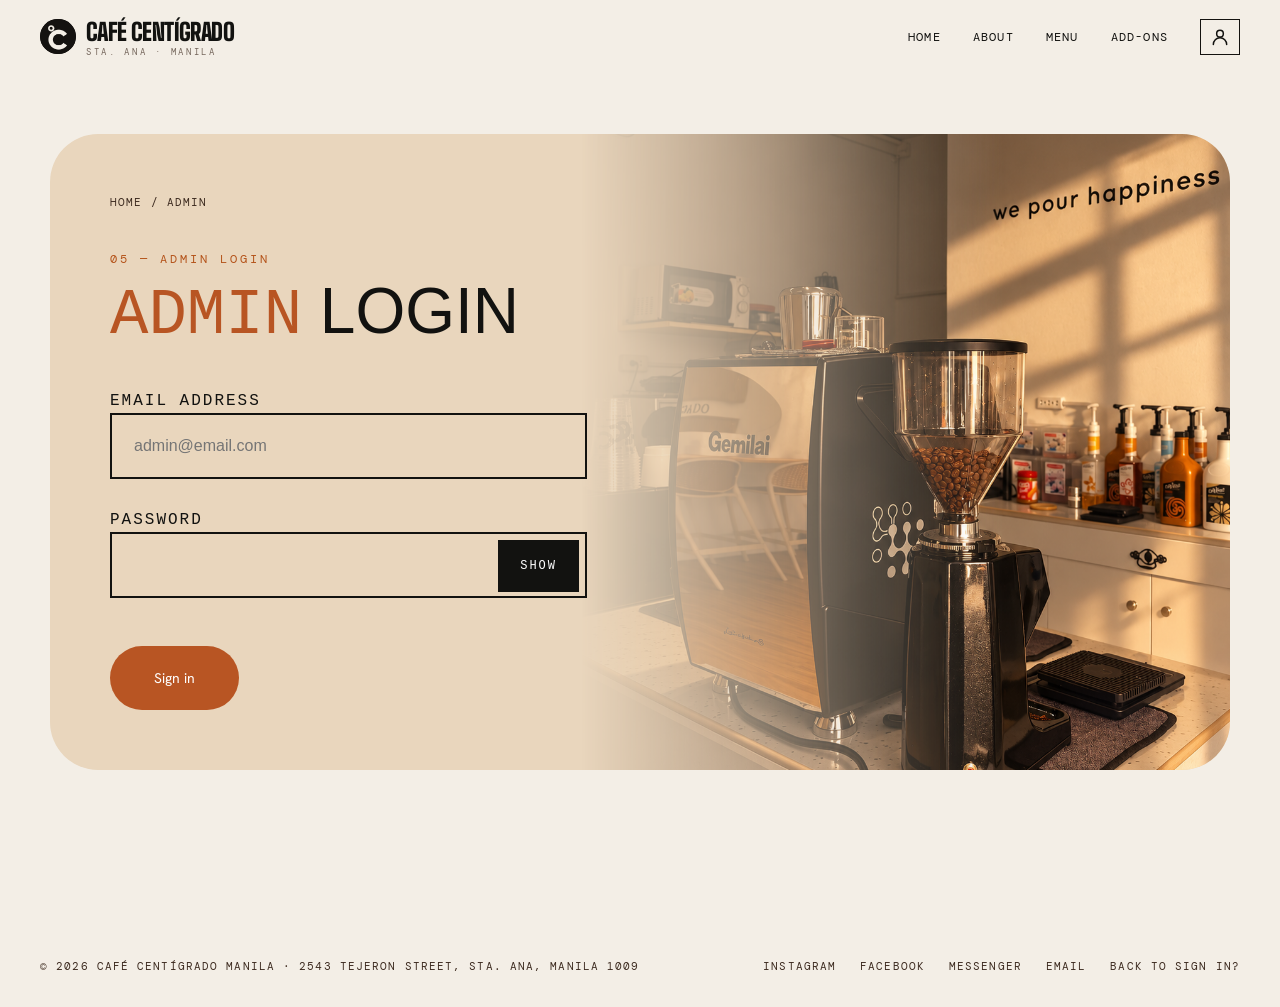
<file: AmenCode/adminAccounts.html>
<!DOCTYPE html>
<html lang="en">

<head>
    <meta charset="utf-8">
    <meta name="viewport" content="width=device-width, initial-scale=1">
    <title>Accounts · Admin · Café Centígrado</title>
    <link rel="preconnect" href="https://fonts.googleapis.com">
    <link rel="preconnect" href="https://fonts.gstatic.com" crossorigin>
    <link
        href="https://fonts.googleapis.com/css2?family=Big+Shoulders+Display:wght@400;700;900&family=DM+Mono:wght@400&family=Hanken+Grotesk:wght@400&display=swap"
        rel="stylesheet">
    <link rel="stylesheet" href="styles.css">
    <link rel="stylesheet" href="page.css">
    <link rel="stylesheet" href="admin.css">
</head>

<body class="sub" data-page="admin-accounts">
    <header class="header">
        <div class="container header__inner">
            <a class="logo" href="index.html">
                <img class="logo__mark" src="../AmenPhoto/logo-mark.png" alt="">
                <span class="logo__text"><span class="logo__name">Café Centígrado</span><span
                        class="logo__sub">Admin</span></span>
            </a>
            <nav class="nav" aria-label="Primary">
                <div class="adm__tabs" id="tabs" role="group" aria-label="Admin sections">
                    <a class="btn btn--line is-on" href="adminAccounts.html" aria-current="page">Accounts</a>
                    <a class="btn btn--line" href="adminMenu.html">Menu</a>
                    <a class="btn btn--line" href="adminOrders.html">Order queue</a>
                </div>
                <a class="nav__link" href="index.html">← Back to site</a>
            </nav>
        </div>
    </header>

    <main id="top">
        <!-- ACCOUNTS PAGE. admin.js sends you to adminLogin.html if you are not signed in. -->
        <section class="container adm" id="dash" hidden aria-label="Admin panel">
            <div class="adm__head">
                <p class="eyebrow">Admin</p>
                <h1>Accounts</h1>
                <p class="adm__lead">Customer accounts, admin roles and your password.</p>
            </div>
            <div class="adm__bar">
                <button class="btn btn--line" type="button" id="logout">Log out</button>
                <span class="mono-sm" id="who"></span>
            </div>

            <div class="adm__stats" id="stats"></div>
            <div class="adm__sub" id="subtabs" role="group" aria-label="Section" hidden></div>
            <div id="panel"></div>
        </section>
    </main>

    <footer class="footer">
        <div class="container footer__inner">
            <div class="footer__bottom">
                <span>© 2026 Café Centígrado Manila · Admin</span>
                <nav class="footer__nav" aria-label="Footer"><a href="menu.html">View the menu</a><a
                        href="index.html">Back to site</a><a href="#top">Back to top ↑</a></nav>
            </div>
        </div>
    </footer>
    <script src="adminJS.js"></script>
</body>

</html>
</file>
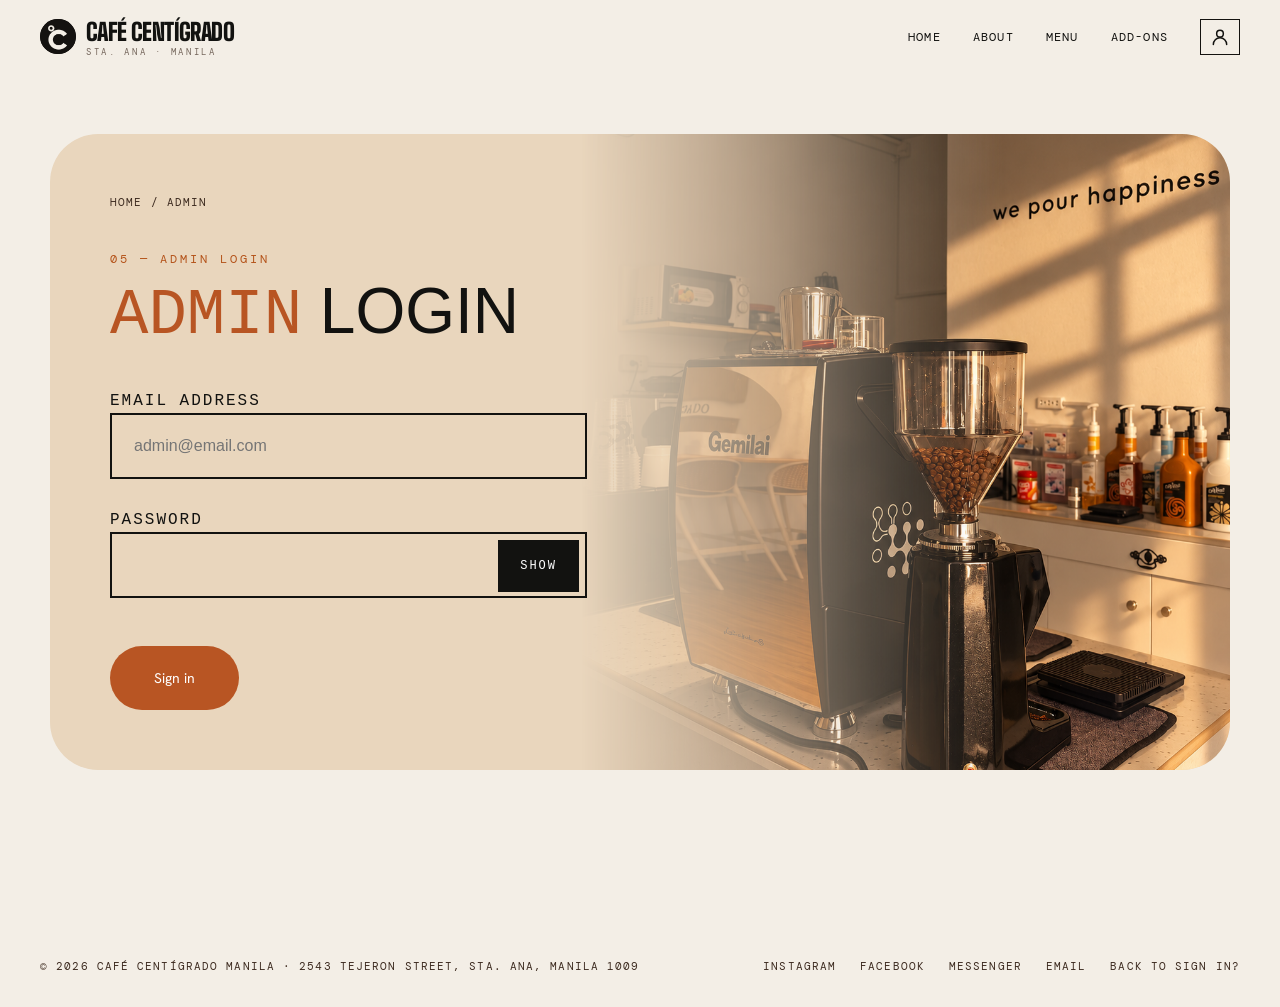
<file: AmenCode/adminLogin.html>
<!DOCTYPE html>
<html lang="en">

<head>
    <meta charset="UTF-8">
    <meta name="viewport" content="width=device-width, initial-scale=1.0">
    <title>Admin Login · Café Centígrado</title>
    <link rel="preconnect" href="https://fonts.googleapis.com">
    <link rel="preconnect" href="https://fonts.gstatic.com" crossorigin>
    <link
        href="https://fonts.googleapis.com/css2?family=Big+Shoulders+Display:wght@400;700;900&family=DM+Mono:wght@400&family=Hanken+Grotesk:wght@400&display=swap"
        rel="stylesheet">
    <link rel="stylesheet" href="../AmenCode/styles.css">
    <link rel="stylesheet" href="../AmenCode/page.css">
</head>

<body class="budi">
    <!-- Header -->
    <header class="header">
        <div class="container header__inner">
            <a class="logo" href="../AmenCode/index.html">
                <img class="logo__mark" src="../AmenPhoto/logo-mark.png" alt="">
                <span class="logo__text"><span class="logo__name">Café Centígrado</span><span class="logo__sub">Sta. Ana
                        ·
                        Manila</span></span>
            </a>
            <nav class="nav" aria-label="Primary">
                <div class="nav__links" id="navLinks">
                    <a class="nav__link" href="../AmenCode/index.html">Home</a><a class="nav__link"
                        href="../AmenCode/about.html">About</a><a class="nav__link"
                        href="../AmenCode/menu.html">Menu</a><a class="nav__link"
                        href="../AmenCode/addons.html">Add-ons</a>
                </div>
                <!-- ===== ACCOUNT BUTTON ===== -->
                <div class="account" id="account">
                    <button class="account__btn" id="accountBtn" type="button" aria-label="Account, not signed in"
                        aria-expanded="false" aria-controls="accountPanel">
                        <svg viewBox="0 0 24 24" aria-hidden="true" focusable="false">
                            <circle cx="12" cy="8" r="4"></circle>
                            <path d="M4 21c0-4.4 3.6-8 8-8s8 3.6 8 8"></path>
                        </svg>
                    </button>
                    <div class="account__panel" id="accountPanel" hidden>
                        <div id="accountOut">
                            <p class="mono-sm">Account</p>
                            <p class="account__text">You're not signed in.</p>
                            <div class="account__actions">
                                <a class="btn btn--fill" href="../AmenCode/SignUp.html">Sign in</a>
                                <a class="btn btn--line" href="../AmenCode/SignUp.html#signup">Create account</a>
                            </div>
                        </div>
                        <div id="accountIn" hidden>
                            <p class="mono-sm">Signed in as</p>
                            <p class="account__name" id="accountName"></p>
                            <p class="mono-sm account__email" id="accountEmail"></p>
                            <div class="account__actions">
                                <a class="btn btn--fill" href="../AmenCode/SignUp.html">My account</a>
                                <button class="btn btn--line" type="button" id="accountOutBtn">Log out</button>
                            </div>
                        </div>
                    </div>
                </div>
                <button class="nav-toggle" id="navToggle" type="button" aria-label="Menu" aria-expanded="false"
                    aria-controls="navLinks"><span></span><span></span><span></span></button>
            </nav>
        </div>
    </header>
    <!-- Main -->
    <div class="login">
        <img class="login__photo" src="../AmenPhoto/counter.png" alt="picture">
        <p class="crumbs"><a href="../AmenCode/index.html">Home</a> / Admin</p>
        <p class="eyebrow" style="margin-top:40px">05 — Admin Login</p>
        <h2 class="oop"><span class="rust">admin</span> login</h2>
        <form id="form">
            <label class="six" for="email">Email address</label>
            <input id="email" type="email" placeholder="admin@email.com" autocomplete="off">
            <label class="six" for="password">Password</label>
            <div class="field">
                <input id="password" type="password" autocomplete="new-password">
                <button class="six show" id="shw" type="button">Show</button>
            </div>
            <p id="error" class="six"></p>
            <button class="boton" type="submit">Sign in</button>
        </form>
    </div>
    <script src="../AmenCode/page.js"></script>
    <script src="../AmenCode/adminJS.js"></script>
    <!-- Footer -->
    <footer class="footer">
        <div class="container footer__inner">
            <div class="footer__bottom">
                <span>© 2026 Café Centígrado Manila · 2543 Tejeron Street, Sta. Ana, Manila 1009</span>
                <nav class="footer__nav" aria-label="Footer"> <a href="#">Instagram</a><a href="#">Facebook</a><a
                        href="#">Messenger</a><a href="#">Email</a><a href="../AmenCode/SignUp.html">Back to Sign
                        In?</a>
                </nav>
            </div>
        </div>
    </footer>
</body>

</html>
</file>
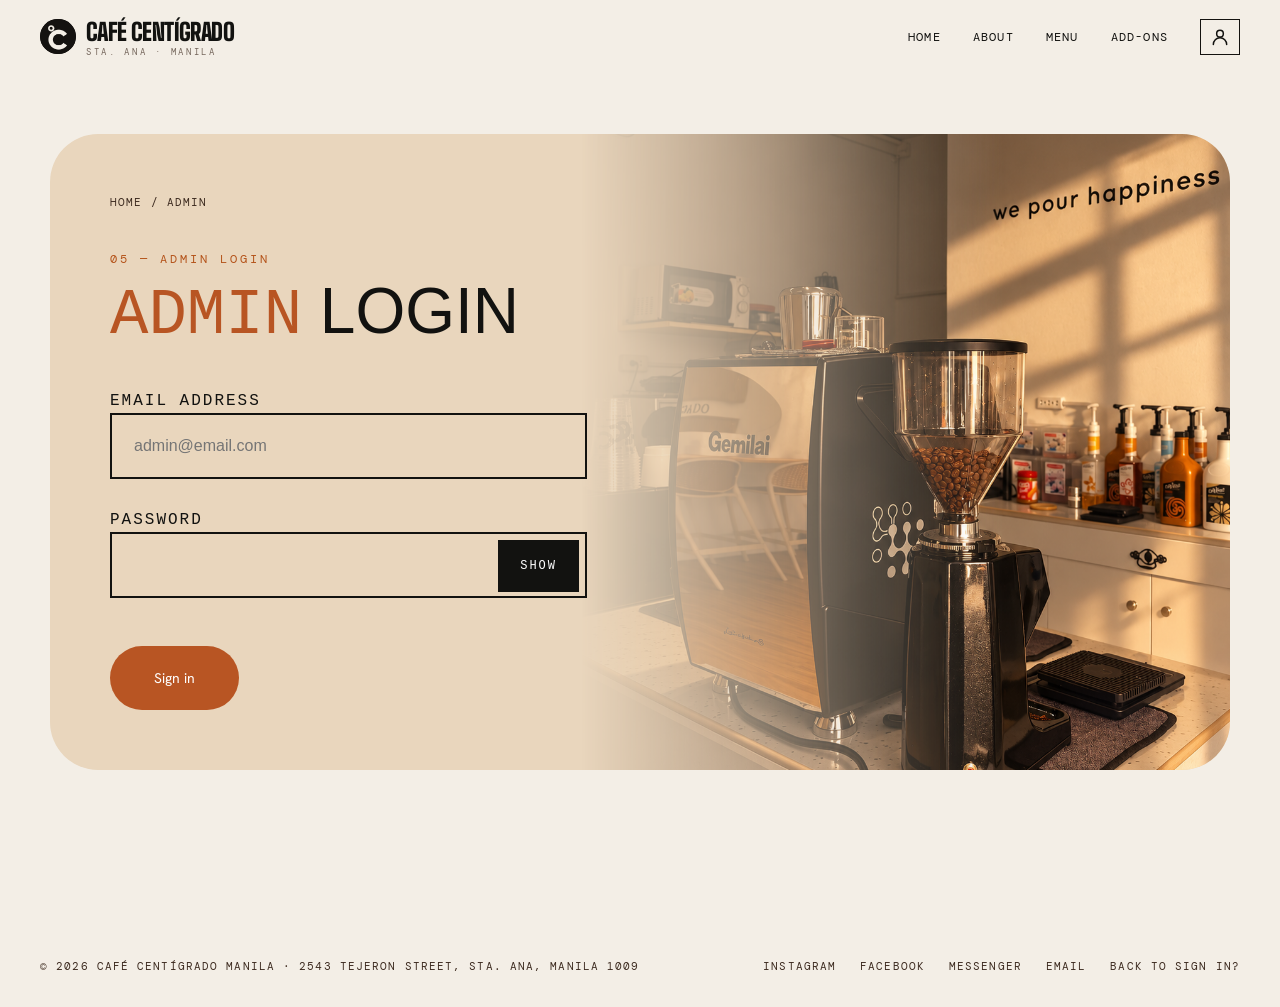
<file: AmenCode/adminMenu.html>
<!DOCTYPE html>
<html lang="en">

<head>
    <meta charset="utf-8">
    <meta name="viewport" content="width=device-width, initial-scale=1">
    <title>Menu · Admin · Café Centígrado</title>
    <link rel="preconnect" href="https://fonts.googleapis.com">
    <link rel="preconnect" href="https://fonts.gstatic.com" crossorigin>
    <link
        href="https://fonts.googleapis.com/css2?family=Big+Shoulders+Display:wght@400;700;900&family=DM+Mono:wght@400&family=Hanken+Grotesk:wght@400&display=swap"
        rel="stylesheet">
    <link rel="stylesheet" href="styles.css">
    <link rel="stylesheet" href="page.css">
    <link rel="stylesheet" href="admin.css">
</head>

<body class="sub" data-page="admin-menu">
    <header class="header">
        <div class="container header__inner">
            <a class="logo" href="index.html">
                <img class="logo__mark" src="../AmenPhoto/logo-mark.png" alt="">
                <span class="logo__text"><span class="logo__name">Café Centígrado</span><span
                        class="logo__sub">Admin</span></span>
            </a>
            <nav class="nav" aria-label="Primary">
                <div class="adm__tabs" id="tabs" role="group" aria-label="Admin sections">
                    <a class="btn btn--line" href="adminAccounts.html">Accounts</a>
                    <a class="btn btn--line is-on" href="adminMenu.html" aria-current="page">Menu</a>
                    <a class="btn btn--line" href="adminOrders.html">Order queue</a>
                </div>
                <a class="nav__link" href="index.html">← Back to site</a>
            </nav>
        </div>
    </header>

    <main id="top">
        <!-- MENU PAGE. admin.js sends you to adminLogin.html if you are not signed in. -->
        <section class="container adm" id="dash" hidden aria-label="Admin panel">
            <div class="adm__head">
                <p class="eyebrow">Admin</p>
                <h1>Menu</h1>
                <p class="adm__lead">Items and stock, promos and specials.</p>
            </div>
            <div class="adm__bar">
                <button class="btn btn--line" type="button" id="logout">Log out</button>
                <span class="mono-sm" id="who"></span>
            </div>

            <div class="adm__stats" id="stats"></div>
            <div class="adm__sub" id="subtabs" role="group" aria-label="Section" hidden></div>
            <div id="panel"></div>
        </section>
    </main>

    <footer class="footer">
        <div class="container footer__inner">
            <div class="footer__bottom">
                <span>© 2026 Café Centígrado Manila · Admin</span>
                <nav class="footer__nav" aria-label="Footer"><a href="menu.html">View the menu</a><a
                        href="index.html">Back to site</a><a href="#top">Back to top ↑</a></nav>
            </div>
        </div>
    </footer>
    <script src="adminJS.js"></script>
</body>

</html>
</file>
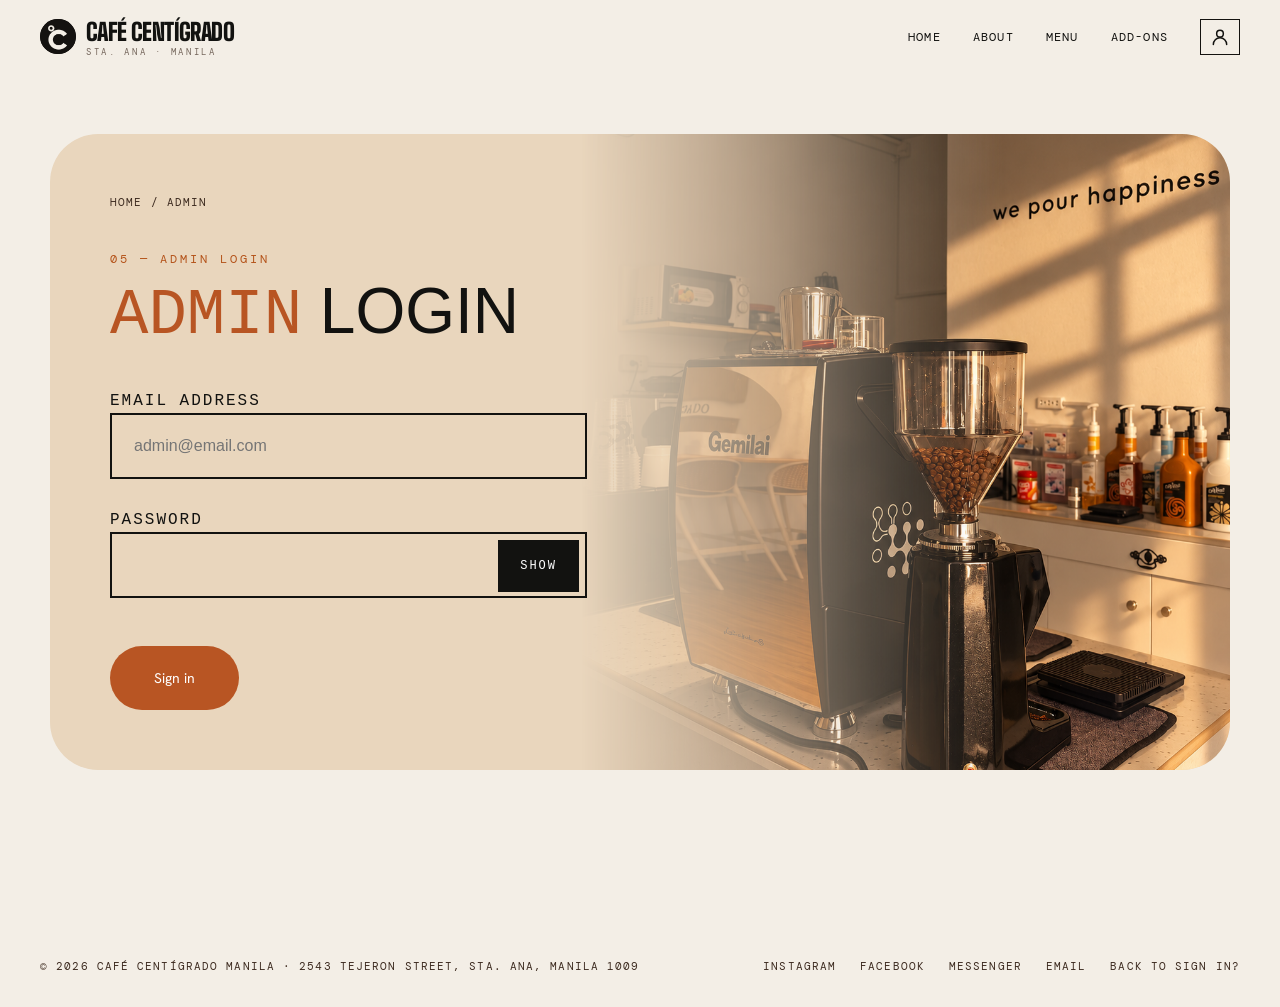
<file: AmenCode/adminOrders.html>
<!DOCTYPE html>
<html lang="en">

<head>
    <meta charset="utf-8">
    <meta name="viewport" content="width=device-width, initial-scale=1">
    <title>Order queue · Admin · Café Centígrado</title>
    <link rel="preconnect" href="https://fonts.googleapis.com">
    <link rel="preconnect" href="https://fonts.gstatic.com" crossorigin>
    <link
        href="https://fonts.googleapis.com/css2?family=Big+Shoulders+Display:wght@400;700;900&family=DM+Mono:wght@400&family=Hanken+Grotesk:wght@400&display=swap"
        rel="stylesheet">
    <link rel="stylesheet" href="styles.css">
    <link rel="stylesheet" href="page.css">
    <link rel="stylesheet" href="admin.css">
</head>

<body class="sub" data-page="admin-orders">
    <header class="header">
        <div class="container header__inner">
            <a class="logo" href="index.html">
                <img class="logo__mark" src="../AmenPhoto/logo-mark.png" alt="">
                <span class="logo__text"><span class="logo__name">Café Centígrado</span><span
                        class="logo__sub">Admin</span></span>
            </a>
            <nav class="nav" aria-label="Primary">
                <div class="adm__tabs" id="tabs" role="group" aria-label="Admin sections">
                    <a class="btn btn--line" href="adminAccounts.html">Accounts</a>
                    <a class="btn btn--line" href="adminMenu.html">Menu</a>
                    <a class="btn btn--line is-on" href="adminOrders.html" aria-current="page">Order queue</a>
                </div>
                <a class="nav__link" href="index.html">← Back to site</a>
            </nav>
        </div>
    </header>

    <main id="top">
        <!-- ORDER QUEUE PAGE. admin.js sends you to adminLogin.html if you are not signed in. -->
        <section class="container adm" id="dash" hidden aria-label="Admin panel">
            <div class="adm__head">
                <p class="eyebrow">Admin</p>
                <h1>Order queue</h1>
                <p class="adm__lead">Pickup orders waiting to be made.</p>
            </div>
            <div class="adm__bar">
<button class="btn btn--line" type="button" id="logout">Log out</button>
                <span class="mono-sm" id="who"></span>
            </div>
            <div class="adm__stats" id="stats"></div>
            <div class="adm__sub" id="subtabs" role="group" aria-label="Section" hidden></div>
            <div id="panel"></div>
        </section>
    </main>

    <footer class="footer">
        <div class="container footer__inner">
            <div class="footer__bottom">
                <span>© 2026 Café Centígrado Manila · Admin</span>
                <nav class="footer__nav" aria-label="Footer"><a href="menu.html">View the menu</a><a
                        href="index.html">Back to site</a><a href="#top">Back to top ↑</a></nav>
            </div>
        </div>
    </footer>
    <script src="adminJS.js"></script>
</body>

</html>
</file>
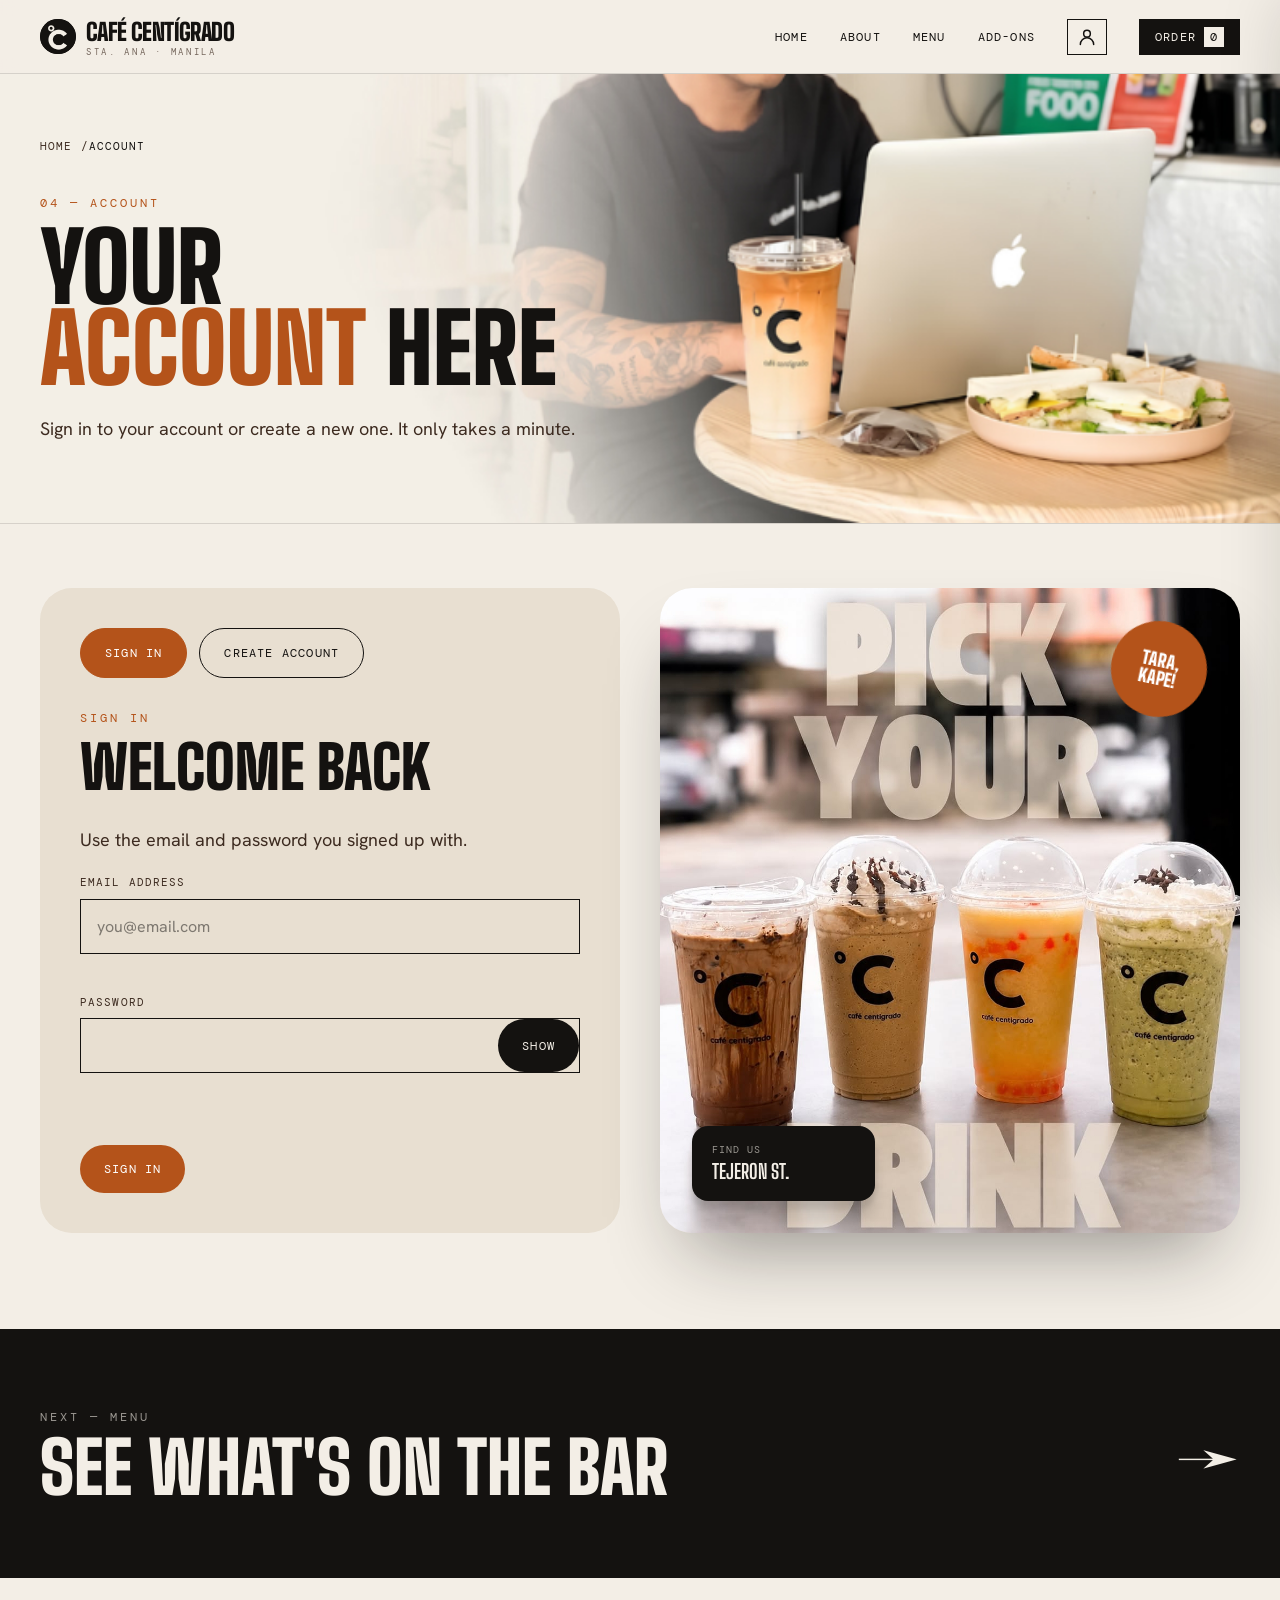
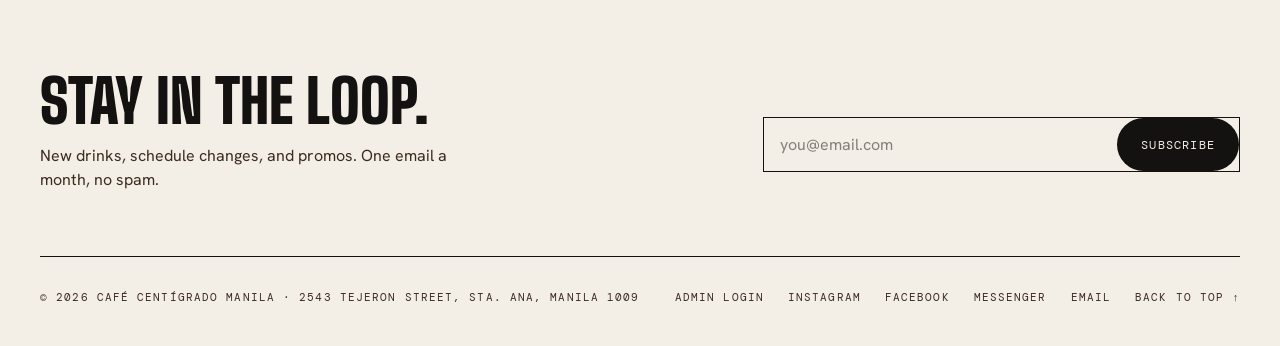
<file: AmenCode/SignUp.html>
<!DOCTYPE html>
<html lang="en">

<head>
    <meta charset="utf-8">
    <meta name="viewport" content="width=device-width, initial-scale=1">
    <title>Sign in · Café Centígrado</title>
    <link rel="preconnect" href="https://fonts.googleapis.com">
    <link rel="preconnect" href="https://fonts.gstatic.com" crossorigin>
    <link
        href="https://fonts.googleapis.com/css2?family=Big+Shoulders+Display:wght@400;700;900&family=DM+Mono:wght@400&family=Hanken+Grotesk:wght@400&display=swap"
        rel="stylesheet">
    <link rel="stylesheet" href="/AmenCode/styles.css">
    <link rel="stylesheet" href="/AmenCode/page.css">
</head>

<body class="sub" data-page="account">
    <header class="header">
        <div class="container header__inner">
            <a class="logo" href="/AmenCode/index.html">
                <img class="logo__mark" src="/AmenPhoto/logo-mark.png" alt="">
                <span class="logo__text"><span class="logo__name">Café Centígrado</span><span class="logo__sub">Sta. Ana
                        ·
                        Manila</span></span>
            </a>
            <nav class="nav" aria-label="Primary">
                <div class="nav__links" id="navLinks">
                    <a class="nav__link" href="/AmenCode/index.html">Home</a><a class="nav__link"
                        href="/AmenCode/about.html">About</a><a class="nav__link"
                        href="/AmenCode/menu.html">Menu</a><a class="nav__link"
                        href="/AmenCode/addons.html">Add-ons</a>
                </div>
                <!-- ===== ACCOUNT BUTTON =====
            Paste this block inside <nav class="nav">, just before the Order button, on every page.
            The styles are in styles.css and the script is in page.js, so nothing else is needed. -->
                <div class="account" id="account">
                    <button class="account__btn" id="accountBtn" type="button" aria-label="Account, not signed in"
                        aria-expanded="false" aria-controls="accountPanel">
                        <svg viewBox="0 0 24 24" aria-hidden="true" focusable="false">
                            <circle cx="12" cy="8" r="4"></circle>
                            <path d="M4 21c0-4.4 3.6-8 8-8s8 3.6 8 8"></path>
                        </svg>
                    </button>
                    <div class="account__panel" id="accountPanel" hidden>
                        <div id="accountOut">
                            <p class="mono-sm">Account</p>
                            <p class="account__text">You're not signed in.</p>
                            <div class="account__actions">
                                <a class="btn btn--fill" href="/AmenCode/SignUp.html">Sign in</a>
                                <a class="btn btn--line" href="/AmenCode/SignUp.html#signup">Create account</a>
                            </div>
                        </div>
                        <div id="accountIn" hidden>
                            <p class="mono-sm">Signed in as</p>
                            <p class="account__name" id="accountName"></p>
                            <p class="mono-sm account__email" id="accountEmail"></p>
                            <div class="account__actions">
                                <a class="btn btn--fill" href="/AmenCode/SignUp.html">My account</a>
                                <button class="btn btn--line" type="button" id="accountOutBtn">Log out</button>
                            </div>
                        </div>
                    </div>
                </div>
                <button class="cart-btn" id="openCart" type="button">Order <span class="cart-btn__count"
                        id="cartCount">0</span></button>
                <button class="nav-toggle" id="navToggle" type="button" aria-label="Menu" aria-expanded="false"
                    aria-controls="navLinks"><span></span><span></span><span></span></button>
            </nav>
        </div>
    </header>
    
    <main id="top">
        <section class="page-hero">
            <div class="container">
                <p class="crumbs"><a href="/AmenCode/index.html">Home</a> /<b>Account</b></p>
                <p class="eyebrow">04 — Account</p>
                <h1>Your<br><em>account</em> here</h1>
                <p class="lead">Sign in to your account or create a new one. It only takes a minute.</p>
            </div>
        </section>
        <section class="container auth" aria-label="Sign in or create an account">
            <!-- Left side: the form card -->
            <div class="auth__card">
                <!-- Buttons that switch between the two forms (same pattern as the drink picker) -->
                <div class="auth__switch" id="authSwitch" role="group" aria-label="Choose one">
                    <button class="btn btn--line is-on" type="button" id="tabSignin" data-tab="signin"
                        aria-pressed="true" aria-controls="signin">Sign in</button>
                    <button class="btn btn--line" type="button" id="tabSignup" data-tab="signup" aria-pressed="false"
                        aria-controls="signup">Create account</button>
                </div>
                <!-- ===== SIGN IN ===== -->
                <section class="auth__panel" id="signin" aria-labelledby="signin-title">
                    <p class="eyebrow">Sign in</p>
                    <h2 class="h2-lg" id="signin-title">Welcome back</h2>
                    <p class="hero__text">Use the email and password you signed up with.</p>
                    <form id="signin-form" novalidate>
                        <div class="auth__field">
                            <label class="mono-sm" for="signin-email">Email address</label>
                            <div class="subscribe">
                                <div class="subscribe__box">
                                    <input type="email" id="signin-email" name="email" placeholder="you@email.com"
                                        autocomplete="email" required aria-describedby="signin-email-msg">
                                </div>
                            </div>
                            <p class="subscribe__msg" id="signin-email-msg" role="status"></p>
                        </div>
                        <div class="auth__field">
                            <label class="mono-sm" for="signin-password">Password</label>
                            <div class="subscribe">
                                <div class="subscribe__box">
                                    <input type="password" id="signin-password" name="password"
                                        autocomplete="current-password" required aria-describedby="signin-password-msg">
                                    <button type="button" data-show="signin-password" aria-label="Show password"
                                        aria-controls="signin-password">Show</button>
                                </div>
                            </div>
                            <p class="subscribe__msg" id="signin-password-msg" role="status"></p>
                        </div>
                        <p class="subscribe__msg" id="signin-status" role="status"></p>
                        <div class="hero__btns">
                            <button class="btn btn--fill" type="submit">Sign in</button>
                        </div>
                    </form>
                </section>
                <!-- ===== CREATE ACCOUNT ===== -->
                <section class="auth__panel" id="signup" aria-labelledby="signup-title" hidden>
                    <p class="eyebrow">Create account</p>
                    <h2 class="h2-lg" id="signup-title">Pull up a seat</h2>
                    <p class="hero__text">Make an account with your email. You can sign in with it any time.</p>
                    <form id="signup-form" novalidate>
                        <div class="auth__field">
                            <label class="mono-sm" for="signup-name">Full name</label>
                            <div class="subscribe">
                                <div class="subscribe__box">
                                    <input type="text" id="signup-name" name="name" placeholder="Juan dela Cruz"
                                        autocomplete="name" required aria-describedby="signup-name-msg">
                                </div>
                            </div>
                            <p class="subscribe__msg" id="signup-name-msg" role="status"></p>
                        </div>
                        <div class="auth__field">
                            <label class="mono-sm" for="signup-email">Email address</label>
                            <div class="subscribe">
                                <div class="subscribe__box">
                                    <input type="email" id="signup-email" name="email" placeholder="you@email.com"
                                        autocomplete="email" required aria-describedby="signup-email-msg">
                                </div>
                            </div>
                            <p class="subscribe__msg" id="signup-email-msg" role="status"></p>
                        </div>
                        <div class="auth__field">
                            <label class="mono-sm" for="signup-password">Password (at least 8 characters)</label>
                            <div class="subscribe">
                                <div class="subscribe__box">
                                    <input type="password" id="signup-password" name="password"
                                        autocomplete="new-password" required aria-describedby="signup-password-msg">
                                    <button type="button" data-show="signup-password" aria-label="Show password"
                                        aria-controls="signup-password">Show</button>
                                </div>
                            </div>
                            <p class="subscribe__msg" id="signup-password-msg" role="status"></p>
                        </div>
                        <div class="auth__field">
                            <label class="mono-sm" for="signup-confirm">Confirm password</label>
                            <div class="subscribe">
                                <div class="subscribe__box">
                                    <input type="password" id="signup-confirm" name="confirm"
                                        autocomplete="new-password" required aria-describedby="signup-confirm-msg">
                                    <button type="button" data-show="signup-confirm" aria-label="Show password"
                                        aria-controls="signup-confirm">Show</button>
                                </div>
                            </div>
                            <p class="subscribe__msg" id="signup-confirm-msg" role="status"></p>
                        </div>
                        <p class="subscribe__msg" id="signup-status" role="status"></p>
                        <div class="hero__btns">
                            <button class="btn btn--fill" type="submit">Create account</button>
                        </div>
                    </form>
                </section>
                <!-- ===== SIGNED IN ===== -->
                <section class="auth__panel" id="welcome" aria-labelledby="welcome-title" hidden>
                    <p class="eyebrow">You're signed in</p>
                    <h2 class="h2-lg" id="welcome-title" tabindex="-1">Hi, <span id="welcome-name"></span></h2>
                    <p class="hero__text">Pick something from the menu whenever you're ready.</p>
                    <div class="hero__btns">
                        <a class="btn btn--fill" href="/AmenCode/menu.html">Browse the menu</a>
                        <button class="btn btn--line" type="button" id="signOut">Sign out</button>
                    </div>
                </section>
            </div>
            <!-- Right side: photo + badge (same pieces as the home hero) -->
            <!-- Replace: PHOTO/best.jpg -->
            <div class="auth__art">
                <div class="hero__img">
                    <img src="/AmenPhoto/best.jpg" alt="">
                </div>
                <div class="badge"><span class="badge__in">Tara,<br>kape!</span></div>
                <div class="loc"><span>Find us</span><b>Tejeron St.</b></div>
            </div>
        </section>
        <a class="next" href="/AmenCode/menu.html">
            <div class="container">
                <div><small>Next — Menu</small><b>See what's on the bar</b></div><i>→</i>
            </div>
        </a>
    </main>
    <footer class="footer">
        <div class="container footer__inner">
            <div class="footer__top">
                <div>
                    <h2 class="h2-lg h2-foot">Stay in the loop.</h2>
                    <p class="footer__text">New drinks, schedule changes, and promos. One email a month, no spam.</p>
                </div>
                <form class="subscribe" id="subscribe" novalidate>
                    <div class="subscribe__box"><input type="email" id="email" placeholder="you@email.com"
                            aria-label="Email address" required><button type="submit">Subscribe</button></div>
                    <p class="subscribe__msg" id="subMsg" role="status"></p>
                </form>
            </div>
            <div class="footer__bottom">
                <span>© 2026 Café Centígrado Manila · 2543 Tejeron Street, Sta. Ana, Manila 1009</span>
                <nav class="footer__nav" aria-label="Footer"><a href="/AmenCode/adminLogin.html">Admin
                        Login</a><a href="#">Instagram</a><a href="#">Facebook</a><a href="#">Messenger</a><a
                        href="#">Email</a><a href="#top">Back to top ↑</a></nav>
            </div>
        </div>
    </footer>
    <div class="scrim" id="scrim"></div>
    <aside class="cart" id="cart" aria-label="Your order" aria-hidden="true">
        <div class="cart__head">
            <h2>Your order</h2><button type="button" id="closeCart">Close ✕</button>
        </div>
        <div class="cart__body" id="cartBody"></div>
        <div class="cart__total" id="cartTotal" hidden><span>Total</span><span id="totalAmt">₱0</span></div>
    </aside>
    <script src="/AmenCode/page.js"></script>
</body>

</html>
</file>
<file: AmenCode/styles.css>
/* Café Centígrado — base styles (all pages) */

:root {
  --bg: #f3eee6;
  --beige: #e8dfd1;
  --ink: #141210;
  --accent: #b4531a;
  --brown: #3d2b20;
  --green: #6f8a2e;
  --muted: rgba(61, 43, 32, 0.7);
  --hair: rgba(20, 18, 16, 0.13);
  --display: 'Big Shoulders Display', Impact, sans-serif;
  --mono: 'DM Mono', ui-monospace, monospace;
  --body: 'Hanken Grotesk', system-ui, sans-serif;
}

*,
*::before,
*::after {
  box-sizing: border-box;
}

html {
  scroll-behavior: smooth;
  scroll-padding-top: 80px;
}

body {
  margin: 0;
  background: var(--bg);
  color: var(--ink);
  font-family: var(--body);
  font-size: 16px;
  line-height: 24px;
}

a {
  color: inherit;
  text-decoration: none;
}

button {
  font: inherit;
  color: inherit;
  cursor: pointer;
  background: none;
  border: 0;
  padding: 0;
}

h1,
h2,
h3,
p,
dl,
dd,
dt,
ul,
address,
figure {
  margin: 0;
  padding: 0;
}

ul {
  list-style: none;
}

address {
  font-style: normal;
}

img {
  display: block;
  max-width: 100%;
}

:focus-visible {
  outline: 2px solid var(--accent);
  outline-offset: 3px;
}

.container {
  width: 100%;
  max-width: 1280px;
  margin: 0 auto;
  padding-left: 40px;
  padding-right: 40px;
}

.eyebrow {
  font: 400 12px/16px var(--mono);
  letter-spacing: 3px;
  text-transform: uppercase;
  color: var(--accent);
}

.mono-sm {
  font: 400 11px/16.5px var(--mono);
  letter-spacing: 1.1px;
  text-transform: uppercase;
  color: var(--muted);
}

.h2-xl,
.h2-lg,
.h2-visit,
.pick__name,
.cart__head h2 {
  font-family: var(--display);
  font-weight: 900;
  text-transform: uppercase;
}

.h2-xl {
  font-size: 96px;
  line-height: 81.6px;
  padding-top: 16px;
}

.h2-lg {
  font-size: 60px;
  line-height: 51px;
  padding-top: 16px;
}

/* Buttons */
.btn {
  display: inline-flex;
  align-items: center;
  justify-content: center;
  padding: 16px 24px;
  border-radius: 999px;
  font: 400 12px/16px var(--mono);
  letter-spacing: 1.2px;
  text-transform: uppercase;
  white-space: nowrap;
  transition: transform 0.15s, opacity 0.15s;
}

.btn:hover {
  transform: translateY(-1px);
}

.btn--fill {
  background: var(--accent);
  color: #fff;
}

.btn--line {
  border: 1.693px solid var(--ink);
  color: var(--ink);
}

/* Header */
.header {
  position: sticky;
  top: 0;
  z-index: 20;
  background: var(--bg);
  border-bottom: 1.693px solid transparent;
}

.header__inner {
  display: flex;
  align-items: center;
  justify-content: space-between;
  padding-top: 16px;
  padding-bottom: 16px;
}

.logo {
  display: flex;
  align-items: center;
  gap: 10px;
}

.logo__mark {
  width: 36px;
  height: 36px;
  border-radius: 50%;
}

.logo__text {
  display: flex;
  flex-direction: column;
  width: 147.4px;
}

.logo__name {
  font: 900 24px/32px var(--display);
  letter-spacing: -0.6px;
  text-transform: uppercase;
  white-space: nowrap;
}

.logo__sub {
  font: 400 9px/9px var(--mono);
  letter-spacing: 2.7px;
  text-transform: uppercase;
  color: var(--muted);
  white-space: nowrap;
}

.nav {
  display: flex;
  align-items: center;
  gap: 32px;
}

.nav__links {
  display: flex;
  align-items: center;
  gap: 32px;
}

.nav__link {
  position: relative;
  padding: 4px 0;
  font: 400 12px/16px var(--mono);
  letter-spacing: 1.2px;
  text-transform: uppercase;
}

.nav__link::after {
  content: '';
  position: absolute;
  left: 0;
  right: 0;
  top: 25px;
  height: 1px;
  background: var(--accent);
  transform: scaleX(0);
  transform-origin: left;
  transition: transform 0.2s;
}

.nav__link:hover::after,
.nav__link.is-active::after {
  transform: scaleX(1);
}

.nav__link.is-active {
  color: var(--accent);
}

.cart-btn {
  display: flex;
  align-items: center;
  gap: 8px;
  background: var(--ink);
  color: var(--bg);
  padding: 8px 16px;
  font: 400 12px/16px var(--mono);
  letter-spacing: 1.2px;
  text-transform: uppercase;
}

.cart-btn__count {
  min-width: 20px;
  height: 20px;
  padding: 0 4px;
  display: grid;
  place-items: center;
  background: var(--bg);
  color: var(--ink);
}

/* Mobile menu button + link group */
.nav__links {
  display: flex;
  align-items: center;
  gap: 32px;
}

.nav-toggle {
  display: none;
  width: 40px;
  height: 36px;
  flex-direction: column;
  align-items: center;
  justify-content: center;
  gap: 5px;
  border: 1.693px solid var(--ink);
}

.nav-toggle span {
  display: block;
  width: 18px;
  height: 2px;
  background: var(--ink);
  transition: transform 0.2s, opacity 0.2s;
}

.header.is-menu .nav-toggle span:nth-child(1) {
  transform: translateY(7px) rotate(45deg);
}

.header.is-menu .nav-toggle span:nth-child(2) {
  opacity: 0;
}

.header.is-menu .nav-toggle span:nth-child(3) {
  transform: translateY(-7px) rotate(-45deg);
}

/* Hero */
.hero {
  overflow: hidden;
  position: relative;
}

.hero__grid {
  display: grid;
  grid-template-columns: repeat(12, 1fr);
  column-gap: 40px;
  align-items: center;
  padding-top: 48px;
  padding-bottom: 80px;
  min-height: 1003.5px;
}

.hero__copy {
  grid-column: 1 / span 6;
}

.hero__figure {
  grid-column: 7 / span 6;
  position: relative;
  height: 707.8px;
}

.status-pill {
  display: inline-flex;
  align-items: center;
  gap: 10px;
  padding: 8px 16px;
  border: 1.693px solid rgba(111, 138, 46, 0.4);
  border-radius: 999px;
  font: 400 11px/16.5px var(--mono);
  letter-spacing: 1.1px;
  text-transform: uppercase;
}

.status-pill__dot {
  width: 8px;
  height: 8px;
  border-radius: 50%;
  background: var(--green);
  opacity: 0.52;
}

.status-pill__dot--lg {
  width: 10px;
  height: 10px;
}

.hero__title {
  padding-top: 24px;
  font: 900 152px/121.6px var(--display);
  letter-spacing: -3.8px;
  text-transform: uppercase;
}

.hero__title span {
  color: var(--accent);
}

.hero__text {
  padding-top: 32px;
  max-width: 448px;
  font-size: 18px;
  line-height: 29.25px;
  color: var(--brown);
}

.hero__btns {
  display: flex;
  gap: 12px;
  padding-top: 32px;
}

.stats {
  display: grid;
  grid-template-columns: repeat(3, 1fr);
  max-width: 448px;
  margin-top: 40px;
  border-top: 1.693px solid var(--hair);
  border-bottom: 1.693px solid var(--hair);
}

.stats div {
  display: flex;
  flex-direction: column;
  justify-content: flex-end;
  padding: 16px;
  min-height: 83px;
}

.stats div:first-child {
  padding-left: 0;
}

.stats div:not(:last-child) {
  border-right: 1.693px solid var(--hair);
}

.stats dd {
  font: 900 30px/36px var(--display);
  white-space: nowrap;
}

.stats dt {
  font: 400 10px/15px var(--mono);
  letter-spacing: 1px;
  text-transform: uppercase;
  color: var(--muted);
}

.hero__img {
  height: 100%;
  border-radius: 32px;
  overflow: hidden;
  background: var(--beige);
  box-shadow: 0 40px 80px -30px rgba(20, 18, 16, 0.45);
}

.hero__img img {
  width: 100%;
  height: 100%;
  object-fit: cover;
}

.loc {
  position: absolute;
  left: 32px;
  top: 652.9px;
  width: 183px;
  padding: 16px 20px;
  border-radius: 16px;
  background: var(--ink);
  box-shadow: 0 20px 12.5px rgba(0, 0, 0, 0.1), 0 8px 5px rgba(0, 0, 0, 0.1);
}

.loc span {
  display: block;
  font: 400 10px/15px var(--mono);
  letter-spacing: 1px;
  text-transform: uppercase;
  color: rgba(243, 238, 230, 0.6);
}

.loc b {
  display: block;
  font: 700 20px/28px var(--display);
  text-transform: uppercase;
  color: var(--bg);
  white-space: nowrap;
}

.badge {
  position: absolute;
  left: 495px;
  top: 23px;
  width: 114px;
  height: 114px;
  display: grid;
  place-items: center;
  transition: transform 0.2s;
}

.badge__in {
  width: 96px;
  height: 96px;
  border-radius: 50%;
  background: var(--accent);
  color: #fff;
  display: grid;
  place-items: center;
  text-align: center;
  font: 900 18px/18px var(--display);
  text-transform: uppercase;
  transform: rotate(12deg);
  filter: drop-shadow(0 20px 12.5px rgba(0, 0, 0, 0.1)) drop-shadow(0 8px 5px rgba(0, 0, 0, 0.1));
}

.badge:hover {
  transform: scale(1.05);
}

/* Ticker */
.ticker {
  background: var(--ink);
  border-top: 1.693px solid var(--ink);
  border-bottom: 1.693px solid var(--ink);
  padding: 12px 0;
  overflow: hidden;
  white-space: nowrap;
}

.ticker__track {
  display: inline-flex;
  gap: 40px;
  font: 700 24px/32px var(--display);
  text-transform: uppercase;
  color: var(--bg);
  animation: tick 36s linear infinite;
}

.ticker__track i {
  font-style: normal;
  color: var(--accent);
}

.ticker__track>* {
  flex: none;
}

@keyframes tick {
  to {
    transform: translateX(-50%);
  }
}

/* Pick your drink */
.pick {
  background: var(--beige);
}

.pick__inner {
  padding-top: 96px;
  padding-bottom: 96px;
}

.pick__head {
  display: flex;
  align-items: flex-end;
  justify-content: space-between;
  gap: 40px;
}

.pick__intro {
  max-width: 384px;
  color: var(--brown);
}

.pick__stage {
  position: relative;
  height: 588.9px;
  margin-top: 40px;
  border-radius: 32px;
  overflow: hidden;
  background: var(--bg);
}

.pick__stage>img {
  width: 100%;
  height: 100%;
  object-fit: cover;
}

.pick__cups {
  position: absolute;
  inset: 0;
}

.cup {
  position: absolute;
  top: 0;
  height: 100%;
  width: 22%;
}

.cup:nth-child(1) {
  left: var(--cup1, 3%);
}

.cup:nth-child(2) {
  left: var(--cup2, 26%);
}

.cup:nth-child(3) {
  left: var(--cup3, 50%);
}

.cup:nth-child(4) {
  left: var(--cup4, 75%);
}

.cup__num {
  position: absolute;
  left: 50%;
  bottom: 19px;
  transform: translateX(-50%);
  width: 40px;
  height: 40px;
  display: grid;
  place-items: center;
  border: 1.693px solid #fff;
  border-radius: 50%;
  background: rgba(20, 18, 16, 0.6);
  backdrop-filter: blur(8px);
  box-shadow: 0 10px 15px rgba(0, 0, 0, 0.1), 0 4px 6px rgba(0, 0, 0, 0.1);
  font: 400 12px/16px var(--mono);
  color: #fff;
  transition: all 0.2s;
}

.cup:hover .cup__num {
  background: rgba(20, 18, 16, 0.85);
}

.cup.is-on .cup__num {
  width: 44px;
  height: 44px;
  bottom: 17px;
  border-width: 1.862px;
  background: var(--accent);
  font-size: 13.2px;
}

.pick__info {
  display: grid;
  grid-template-columns: 56px 1fr auto;
  align-items: center;
  gap: 24px;
  margin-top: 24px;
  padding: 32px;
  border-radius: 32px;
  background: var(--bg);
}

.pick__swatch {
  width: 56px;
  height: 56px;
  border-radius: 50%;
  background: #6b4a35;
  box-shadow: 0 0 0 4px var(--beige);
}

.pick__name {
  font-size: 36px;
  line-height: 40px;
  padding-top: 4px;
}

.pick__desc {
  padding-top: 4px;
  color: var(--brown);
}

.pick__buy {
  display: flex;
  align-items: center;
  gap: 16px;
}

.pick__arrow {
  position: absolute;
  top: 50%;
  transform: translateY(-50%);
  z-index: 2;
  width: 44px;
  height: 44px;
  display: grid;
  place-items: center;
  border: 1.693px solid #fff;
  border-radius: 50%;
  background: rgba(20, 18, 16, 0.6);
  backdrop-filter: blur(8px);
  box-shadow: 0 10px 15px rgba(0, 0, 0, 0.1), 0 4px 6px rgba(0, 0, 0, 0.1);
  font: 400 24px/1 var(--mono);
  color: #fff;
  transition: background 0.2s, border-color 0.2s;
}

.pick__arrow:hover {
  background: var(--accent);
  border-color: var(--accent);
}

.pick__arrow--prev {
  left: 16px;
}

.pick__arrow--next {
  right: 16px;
}

.price {
  font: 900 30px/36px var(--display);
}

/* Explore */
.explore__inner {
  padding-top: 96px;
  padding-bottom: 96px;
}

.cards {
  display: grid;
  grid-template-columns: repeat(3, 1fr);
  gap: 1px;
  margin-top: 48px;
  border: 1.693px solid var(--hair);
  border-radius: 32px;
  overflow: hidden;
  background: var(--hair);
}

.card {
  display: flex;
  flex-direction: column;
  padding: 32px;
  background: var(--bg);
  transition: background 0.2s;
}

.card:hover {
  background: #f8f4ed;
}

.card__tag {
  font: 400 12px/16px var(--mono);
  color: var(--accent);
}

.card h3 {
  padding-top: 40px;
  font: 900 36px/40px var(--display);
  text-transform: uppercase;
  min-height: 80px;
}

.card__text {
  padding-top: 12px;
  color: var(--brown);
}

.card__arrow {
  padding-top: 32px;
  font: 400 36px/40px var(--display);
  transition: transform 0.2s;
}

.card:hover .card__arrow {
  transform: translateX(6px);
}

/* Visit */
.visit__grid {
  display: grid;
  grid-template-columns: repeat(12, 1fr);
  column-gap: 48px;
  padding-top: 96px;
  padding-bottom: 96px;
}

.visit__info {
  grid-column: 1 / span 5;
}

.visit__hours {
  grid-column: 6 / span 7;
}

.h2-visit {
  padding-top: 16px;
  font-size: 72px;
  line-height: 61.2px;
}

.address {
  padding-top: 24px;
  color: var(--brown);
}

.address p+p {
  padding-top: 4px;
}

.open-box {
  display: inline-flex;
  align-items: center;
  gap: 12px;
  margin-top: 32px;
  padding: 12px 16px;
  border: 1.693px solid var(--ink);
  font: 400 12px/16px var(--mono);
  letter-spacing: 1.2px;
  text-transform: uppercase;
}

.tags {
  display: flex;
  flex-wrap: wrap;
  gap: 8px;
  padding-top: 32px;
}

.tags li {
  padding: 6px 12px;
  border: 1.693px solid var(--hair);
  border-radius: 999px;
  font: 400 11px/16.5px var(--mono);
  letter-spacing: 1.1px;
  text-transform: uppercase;
}

.directions {
  display: inline-block;
  margin-top: 32px;
  font: 400 12px/16px var(--mono);
  letter-spacing: 1.2px;
  text-transform: uppercase;
  text-decoration: underline;
}

.hours {
  width: 100%;
  border-collapse: collapse;
  border-top: 1.693px solid var(--ink);
}

.hours th,
.hours td {
  padding: 16px 12px;
  border-bottom: 1.693px solid var(--hair);
  font: 400 14px/20px var(--mono);
  text-align: left;
}

.hours th {
  letter-spacing: 1.4px;
  text-transform: uppercase;
  font-weight: 400;
}

.hours td {
  text-align: right;
}

.hours tr.is-today th,
.hours tr.is-today td {
  background: var(--accent);
  color: #fff;
}

.hours__note {
  padding-top: 12px;
  font: 400 11px/16.5px var(--mono);
  letter-spacing: 1.1px;
  text-transform: uppercase;
  color: rgba(61, 43, 32, 0.8);
}

.map {
  display: block;
  width: 100%;
  max-width: 680px;
  height: 288px;
  margin-top: 32px;
  border: 1.693px solid var(--ink);
  background: #eee;
}

/* Footer */
.footer__inner {
  padding-top: 96px;
  padding-bottom: 40px;
}

.footer__top {
  display: grid;
  grid-template-columns: repeat(12, 1fr);
  column-gap: 40px;
  padding-bottom: 64px;
  border-bottom: 1.693px solid var(--ink);
}

.footer__top>div {
  grid-column: 1 / span 7;
}

.h2-foot {
  padding-top: 0;
  line-height: 54px;
}

.footer__text {
  padding-top: 16px;
  max-width: 448px;
  color: var(--brown);
}

.subscribe {
  grid-column: 8 / span 5;
  align-self: end;
}

.subscribe__box {
  display: flex;
  align-items: stretch;
  max-width: 477px;
  border: 1.693px solid var(--ink);
}

.subscribe input {
  flex: 1;
  min-width: 0;
  padding: 16px;
  border: 0;
  background: transparent;
  font: 400 16px var(--body);
  color: var(--ink);
  outline-offset: -2px;
}

.subscribe input::placeholder {
  color: rgba(20, 18, 16, 0.5);
}

.subscribe button {
  margin: 0;
  padding: 16px 24px;
  border-radius: 999px;
  background: var(--ink);
  color: var(--bg);
  font: 400 12px/16px var(--mono);
  letter-spacing: 1.2px;
  text-transform: uppercase;
}

.subscribe__msg {
  min-height: 20px;
  padding-top: 8px;
  font: 400 11px/16.5px var(--mono);
  letter-spacing: 1.1px;
  text-transform: uppercase;
  color: var(--accent);
}

.footer__bottom {
  display: flex;
  justify-content: space-between;
  gap: 24px;
  padding-top: 32px;
  font: 400 11px/16.5px var(--mono);
  letter-spacing: 1.1px;
  text-transform: uppercase;
  color: var(--brown);
}

.footer__nav {
  display: flex;
  gap: 24px;
}

.footer__nav a:hover {
  color: var(--accent);
}

/* Cart drawer */
.scrim {
  position: fixed;
  inset: 0;
  z-index: 30;
  background: rgba(20, 18, 16, 0.35);
  opacity: 0;
  pointer-events: none;
  transition: opacity 0.3s;
}

.scrim.is-open {
  opacity: 1;
  pointer-events: auto;
}

.cart {
  position: fixed;
  top: 0;
  right: 0;
  bottom: 0;
  z-index: 40;
  width: 448px;
  max-width: 100%;
  display: flex;
  flex-direction: column;
  background: var(--bg);
  box-shadow: -20px 0 60px rgba(20, 18, 16, 0.15);
  transform: translateX(105%);
  transition: transform 0.3s;
}

.cart.is-open {
  transform: none;
}

.cart__head {
  display: flex;
  align-items: center;
  justify-content: space-between;
  padding: 24px;
  border-bottom: 1.693px solid var(--ink);
}

.cart__head h2 {
  font-size: 36px;
  line-height: 40px;
}

.cart__head button {
  font: 400 12px/16px var(--mono);
  letter-spacing: 1.2px;
  text-transform: uppercase;
}

.cart__body {
  flex: 1;
  overflow: auto;
  padding: 24px;
}

.cart__body .btn {
  margin-top: 24px;
  border: 1.693px solid var(--ink);
  color: var(--ink);
  background: none;
}

.cart__line {
  display: flex;
  align-items: center;
  gap: 16px;
  padding: 14px 0;
  border-bottom: 1.693px solid var(--hair);
}

.cart__name {
  flex: 1;
  font-weight: 400;
}

.cart__name small {
  display: block;
  font: 400 11px/16.5px var(--mono);
  letter-spacing: 1.1px;
  text-transform: uppercase;
  color: var(--muted);
}

.qty {
  display: flex;
  align-items: center;
  gap: 10px;
  font: 400 12px var(--mono);
}

.qty button {
  width: 26px;
  height: 26px;
  border: 1.693px solid var(--ink);
  border-radius: 50%;
  line-height: 1;
}

.cart__total {
  display: flex;
  justify-content: space-between;
  padding: 24px;
  border-top: 1.693px solid var(--ink);
  font: 900 30px/36px var(--display);
  text-transform: uppercase;
}

@media (prefers-reduced-motion: reduce) {
  .ticker__track {
    animation: none;
  }

  html {
    scroll-behavior: auto;
  }
}

/* Basic responsiveness (the Figma frame is desktop-only) */
@media (max-width: 1100px) {
  .hero__title {
    font-size: clamp(80px, 13vw, 152px);
    line-height: 0.8;
  }

  .badge {
    left: auto;
    right: 12px;
  }
}

@media (max-width: 860px) {
  .nav {
    gap: 12px;
  }

  .nav-toggle {
    display: flex;
    order: 2;
  }

  .nav__links {
    display: none;
    position: absolute;
    top: 100%;
    left: 0;
    right: 0;
    flex-direction: column;
    align-items: flex-start;
    gap: 0;
    padding: 8px 20px 20px;
    background: var(--bg);
    border-bottom: 1.693px solid var(--ink);
  }

  .header.is-menu .nav__links {
    display: flex;
  }

  .nav__links .nav__link {
    width: 100%;
    padding: 14px 0;
    font-size: 14px;
    border-bottom: 1px solid var(--hair);
  }

  .nav__links .nav__link::after {
    display: none;
  }

  .container {
    padding-left: 20px;
    padding-right: 20px;
  }

  .hero__grid {
    display: block;
    min-height: 0;
    padding-bottom: 48px;
  }

  .hero__figure {
    margin-top: 48px;
    height: auto;
  }

  .hero__img {
    aspect-ratio: 1 / 1.1;
  }

  .loc {
    top: auto;
    bottom: -20px;
  }

  .pick__head {
    flex-direction: column;
    align-items: flex-start;
  }

  .h2-xl {
    font-size: 56px;
    line-height: 50px;
  }

  .pick__stage {
    height: 300px;
  }

  .cup__num {
    bottom: 10px;
  }

  .pick__info {
    grid-template-columns: 48px 1fr;
  }

  .pick__buy {
    grid-column: 1 / -1;
  }

  .cards {
    grid-template-columns: 1fr;
  }

  .visit__grid {
    display: block;
  }

  .visit__hours {
    margin-top: 48px;
  }

  .footer__top {
    display: block;
  }

  .subscribe {
    margin-top: 32px;
  }

  .footer__bottom {
    flex-direction: column;
  }

  .footer__nav {
    flex-wrap: wrap;
  }
}

/* =====================================================================
   PHOTO FITTING
   Every photo sits in a box with the exact size, radius and colour from
   the Figma file; the picture is cropped to fill it (object-fit: cover).
   If your photo's framing differs from the original, nudge it here:
     --pos-*  = which part of the photo stays visible (x% y%)
     --zoom-* = zoom in (1 = fit, 1.15 = 15% closer)
     --cup1..4 = where each numbered cup button sits across the drinks photo
   ===================================================================== */
:root {
  --pos-hero: 50% 55%;
  --zoom-hero: 1;
  --pos-pick: 50% 50%;
  --zoom-pick: 1;
  --pos-about: 50% 50%;
  --zoom-about: 1;
  --pos-about-drinks: 50% 50%;
  --cup1: 3%;
  --cup2: 26%;
  --cup3: 50%;
  --cup4: 75%;
}

.logo__mark {
  width: 35.98px;
  height: 35.98px;
  flex: none;
  object-fit: contain;
  border-radius: 50%;
  background: var(--ink);
}

.hero__img img,
.pick__stage>img {
  display: block;
  width: 100%;
  height: 100%;
  max-width: none;
  object-fit: cover;
  color: transparent;
  font-size: 0;
}

.hero__img img {
  object-position: var(--pos-hero);
  transform: scale(var(--zoom-hero));
}

.pick__stage>img {
  object-position: var(--pos-pick);
  transform: scale(var(--zoom-pick));
}

/* =====================================================================
   ACCOUNT BUTTON (person icon in the header, every page)
   ===================================================================== */
.account {
  position: relative;
}

.account__btn {
  display: grid;
  place-items: center;
  width: 40px;
  height: 36px;
  border: 1.693px solid var(--ink);
  transition: background 0.2s, color 0.2s, border-color 0.2s;
}

.account__btn svg {
  width: 20px;
  height: 20px;
  fill: none;
  stroke: currentColor;
  stroke-width: 1.8;
  stroke-linecap: round;
  stroke-linejoin: round;
}

.account__btn:hover,
.account__btn[aria-expanded="true"] {
  background: var(--ink);
  color: var(--bg);
}

/* Orange when someone is signed in */
.account__btn.is-in {
  background: var(--accent);
  border-color: var(--accent);
  color: #fff;
}

.account__btn.is-in:hover,
.account__btn.is-in[aria-expanded="true"] {
  background: var(--ink);
  border-color: var(--ink);
}

.account__panel {
  position: absolute;
  top: calc(100% + 12px);
  right: 0;
  z-index: 25;
  width: 300px;
  padding: 24px;
  background: var(--bg);
  border: 1.693px solid var(--ink);
  box-shadow: 0 20px 40px -20px rgba(20, 18, 16, 0.35);
}

.account__panel[hidden],
.account__panel [hidden] {
  display: none;
}

.account__text {
  padding-top: 8px;
  color: var(--brown);
}

.account__name {
  padding-top: 4px;
  font: 900 30px/36px var(--display);
  text-transform: uppercase;
  overflow-wrap: anywhere;
}

.account__email {
  padding-top: 4px;
  overflow-wrap: anywhere;
}

.account__actions {
  display: flex;
  flex-direction: column;
  gap: 12px;
  padding-top: 20px;
}

/* Tablet and phone: the panel spans the header width so it never leaves the screen */
@media (max-width: 860px) {
  .account {
    position: static;
  }

  .account__panel {
    top: 100%;
    left: 20px;
    right: 20px;
    width: auto;
  }
}

/* Small phones: make room for the extra button in the header */
@media (max-width: 520px) {
  .header__inner {
    gap: 8px;
  }

  .nav {
    flex: none;
    gap: 8px;
  }

  .logo {
    min-width: 0;
  }

  .logo__text {
    width: auto;
    min-width: 0;
  }

  .logo__name {
    font-size: 18px;
    overflow: hidden;
    text-overflow: ellipsis;
  }

  .logo__sub {
    overflow: hidden;
    text-overflow: ellipsis;
  }

  .cart-btn {
    padding: 8px 10px;
  }

  .account__btn,
  .nav-toggle {
    width: 36px;
  }
}

/* =====================================================================
   CART: add-ons for a drink (list opens under each drink in the cart)
   ===================================================================== */
.cart__line {
  flex-wrap: wrap;
}

.cart__extra {
  flex-basis: 100%;
}

.cart__addon-btn {
  padding: 6px 12px;
  border: 1.693px solid var(--ink);
  border-radius: 999px;
  font: 400 11px/16px var(--mono);
  letter-spacing: 1.1px;
  text-transform: uppercase;
  transition: background 0.15s, color 0.15s;
}

.cart__addon-btn:hover,
.cart__addon-btn[aria-expanded="true"] {
  background: var(--ink);
  color: var(--bg);
}

.cart__addons {
  margin-top: 12px;
  padding: 16px;
  border-radius: 16px;
  background: var(--beige);
}

.cart__addons fieldset {
  min-width: 0;
  margin: 0;
  padding: 0 0 12px;
  border: 0;
}

.cart__addons legend {
  padding: 0 0 4px;
  font: 400 10px/15px var(--mono);
  letter-spacing: 1px;
  text-transform: uppercase;
  color: var(--brown);
}

.cart__addons label {
  display: flex;
  align-items: center;
  gap: 10px;
  min-height: 32px;
  font-size: 14px;
  cursor: pointer;
}

.cart__addons label b {
  margin-left: auto;
  font: 400 12px/16px var(--mono);
}

.cart__addons input {
  flex: none;
  width: 18px;
  height: 18px;
  accent-color: var(--accent);
}

.cart__note {
  font: 400 11px/16.5px var(--mono);
  letter-spacing: 1.1px;
  text-transform: uppercase;
  color: var(--brown);
}

/* =====================================================================
   ADMIN LOGIN (admin login page)
   Everything here is scoped to .login so it cannot change the other
   pages. (The unscoped #email rule used to restyle the newsletter box
   in the footer of every page.)
   ===================================================================== */

/* Card with the photo on the right */
.login {
  background: #e9d6bd;
  border-radius: 48px;
  padding: 60px;
  margin: 60px 50px;
  position: relative;
  overflow: hidden;
}

/* Keeps the text and form above the photo */
.login>*:not(.login__photo) {
  position: relative;
  z-index: 1;
}

.login__photo {
  position: absolute;
  top: 0;
  right: 0;
  width: 55%;
  height: 100%;
  object-fit: cover;
  z-index: 0;
  pointer-events: none;
  -webkit-mask-image: linear-gradient(to right, transparent, #000 65%);
  mask-image: linear-gradient(to right, transparent, #000 65%);
}

/* Keeps the inputs off the photo */
.login form {
  max-width: 45%;
}

@media (max-width: 800px) {
  .login__photo {
    width: 100%;
    opacity: 0.2;
  }

  .login form {
    max-width: 100%;
  }
}

.budi {
  background: #f3eee6;
  color: #121210;
  font-family: "Hanken Grotesk", sans-serif;
}

.six {
  font-family: "Space Mono", monospace;
  letter-spacing: 2px;
  text-transform: uppercase;
}

.rust {
  color: #b85523;
  font-family: "Space Mono", monospace;
}

.oop {
  font: 64px/1 "arial", sans-serif;
  text-transform: uppercase;
  margin: 12px 0 40px;
}

.login .field {
  position: relative;
}

/* Show / hide password button */
.login #shw,
.login .show {
  position: absolute;
  right: 8px;
  top: 8px;
  padding: 14px 22px;
  font-size: 12px;
  color: #fff;
  background: #121210;
}

.login #error {
  color: #a32a1a;
  margin-bottom: 20px;
}

.boton {
  padding: 20px 44px;
  font-size: 14px;
  color: #fff;
  background: #b85523;
  border: 0;
  border-radius: 99px;
  cursor: pointer;
}

.login #email,
.login #password {
  width: 100%;
  padding: 22px;
  margin-bottom: 28px;
  font-size: 16px;
  background: none;
  border: 2px solid #121210;
}

/* =====================================================================
   ADMIN PANEL base (moved here from the old admin.html)
   ===================================================================== */
.adm {
  padding-top: 48px;
  padding-bottom: 96px;
}

.adm__bar {
  display: flex;
  flex-wrap: wrap;
  gap: 16px;
  align-items: center;
  justify-content: space-between;   /* ibinalik mula sa flex-end */
  margin-bottom: 32px;
}

.adm .btn.is-on,
.adm__tabs .btn.is-on {
  background: var(--accent);
  border-color: var(--accent);
  color: #fff;
}

.header .adm__tabs .btn {
  padding: 8px 18px;
}

.adm__tabs {
  display: flex;
  flex-wrap: wrap;
  gap: 12px;
}

.adm .btn.is-on {
  background: var(--accent);
  border-color: var(--accent);
  color: #fff;
}

.adm__stats {
  display: grid;
  grid-template-columns: repeat(auto-fit, minmax(160px, 1fr));
  gap: 12px;
  margin-bottom: 24px;
}

.adm__stats div {
  padding: 20px;
  border: 1.693px solid var(--hair);
  border-radius: 24px;
  background: var(--beige);
}

.adm__stats b {
  display: block;
  font: 900 40px/44px var(--display);
  text-transform: uppercase;
}

#panel {
  padding: 32px;
  border: 1.693px solid var(--hair);
  border-radius: 32px;
  background: #f7f3ea;
}

.adm table {
  width: 100%;
  border-collapse: collapse;
  border-top: 1.693px solid var(--ink);
}

.adm th,
.adm td {
  padding: 14px 10px;
  border-bottom: 1.693px solid var(--hair);
  font: 400 13px/18px var(--mono);
  text-align: left;
  vertical-align: top;
}

.adm th {
  text-transform: uppercase;
  letter-spacing: 1px;
  color: var(--muted);
}

.adm small {
  color: var(--muted);
}

.adm input,
.adm select {
  min-height: 36px;
  padding: 0 8px;
  border: 1.693px solid var(--ink);
  background: var(--bg);
  font: 400 13px var(--mono);
  color: var(--ink);
}

.adm input[type=number] {
  width: 90px;
}

.adm input[type=checkbox] {
  min-height: 0;
}

.adm input[type=search] {
  min-width: 240px;
}

.adm .btn {
  padding: 8px 14px;
}

.adm__scroll {
  overflow-x: auto;
}

.adm__tools {
  display: flex;
  flex-wrap: wrap;
  gap: 12px;
  align-items: center;
  margin-bottom: 16px;
}

.adm__form {
  display: grid;
  gap: 12px;
  max-width: 420px;
  padding: 24px;
  border-radius: 24px;
  background: var(--beige);
  margin-bottom: 32px;
}

.adm__form label {
  display: grid;
  gap: 4px;
}

.adm__form input,
.adm__form select {
  width: 100%;
}

.adm__warn {
  padding: 12px 16px;
  margin-bottom: 16px;
  border: 1.693px solid var(--accent);
  color: var(--accent);
  font: 400 12px/18px var(--mono);
  text-transform: uppercase;
}

.adm h3.grp {
  padding: 20px 0 8px;
  margin-right: auto;
  font: 900 28px/32px var(--display);
  text-transform: uppercase;
}

.grp-bar {
  margin-bottom: 0;
}

.pill {
  padding: 2px 8px;
  border-radius: 99px;
  background: var(--ink);
  color: var(--bg);
  font: 400 10px/16px var(--mono);
  text-transform: uppercase;
  white-space: nowrap;
}

.pill--off {
  background: var(--accent);
}

.queue {
  display: grid;
  grid-template-columns: repeat(auto-fill, minmax(290px, 1fr));
  gap: 16px;
}

.qcard {
  display: grid;
  gap: 12px;
  align-content: start;
  padding: 24px;
  border: 1.693px solid var(--ink);
  border-radius: 24px;
  background: var(--bg);
}

.qcard--on-hold {
  border-style: dashed;
  border-color: var(--accent);
}

.qcard--ready {
  background: var(--beige);
}

.qcard__top {
  display: flex;
  justify-content: space-between;
  align-items: center;
  gap: 12px;
}

.qcard h3 {
  font: 900 40px/44px var(--display);
}

.qcard__items {
  display: grid;
  gap: 4px;
  padding: 12px 0;
  border-top: 1.693px solid var(--hair);
  border-bottom: 1.693px solid var(--hair);
  font-size: 15px;
  line-height: 22px;
}

.qcard__total {
  font: 500 15px/20px var(--mono);
}

.qcard__acts {
  display: flex;
  flex-wrap: wrap;
  gap: 8px;
}

@media (max-width:860px) {
  #panel {
    padding: 20px;
  }

  .adm input[type=search] {
    min-width: 0;
    width: 100%;
  }
}

/* =====================================================================
   ADMIN PANEL (adminAccounts, adminMenu, adminOrders): one page per tab, each with sections
   ===================================================================== */
.adm [hidden] {
  display: none !important;
}

.adm__sub {
  display: flex;
  flex-wrap: wrap;
  gap: 8px;
  margin-bottom: 20px;
}

.adm__sub .btn {
  padding: 6px 14px;
}

.adm .btn--danger {
  border-color: var(--accent);
  color: var(--accent);
}

.adm__ok {
  padding: 12px 16px;
  margin-bottom: 16px;
  border: 1.693px solid var(--green);
  background: var(--bg);
  font: 400 13px/20px var(--mono);
  overflow-wrap: anywhere;
}

.adm__ok code {
  padding: 2px 8px;
  background: var(--ink);
  color: var(--bg);
  user-select: all;
}

.adm__note {
  padding-top: 16px;
  font: 400 11px/16.5px var(--mono);
  letter-spacing: 1.1px;
  text-transform: uppercase;
  color: var(--muted);
}

.adm__sum {
  padding-bottom: 16px;
  font: 400 13px/22px var(--mono);
}

.adm__sum small {
  display: block;
  color: var(--muted);
}

.adm__form--wide {
  max-width: none;
}

.adm__grid {
  display: grid;
  grid-template-columns: repeat(auto-fit, minmax(200px, 1fr));
  gap: 12px;
}

.adm__wide {
  grid-column: 1 / -1;
}

.adm__form--wide label {
  display: grid;
  gap: 4px;
}

.adm__size {
  display: flex;
  flex-wrap: wrap;
  align-items: center;
  gap: 8px 12px;
  padding: 4px 0;
}

.adm__size .mono-sm {
  min-width: 70px;
}

.adm__size label {
  display: flex;
  align-items: center;
  gap: 6px;
  white-space: nowrap;
}

.adm__save {
  padding-top: 24px;
}

.adm__gone {
  padding-top: 40px;
}

.adm__gone li {
  display: flex;
  flex-wrap: wrap;
  align-items: center;
  justify-content: space-between;
  gap: 12px;
  padding: 10px 0;
  border-bottom: 1.693px solid var(--hair);
}

.qcard__where {
  padding: 10px 12px;
  border-left: 3px solid var(--accent);
  background: var(--beige);
  font-size: 14px;
  line-height: 20px;
  overflow-wrap: anywhere;
}

/* Menu page: sold-out rows */
.mrow.is-out h3,
.mrow.is-out p,
.mrow.is-out .size,
.mrow.is-out .mrow__img {
  opacity: 0.5;
}

.mrow .add:disabled {
  cursor: not-allowed;
  opacity: 0.45;
}

.tag--out {
  background: var(--ink);
}

/* =====================================================================
   CART: pickup or delivery
   ===================================================================== */
.cart__co {
  display: grid;
  gap: 10px;
  padding: 8px 0 4px;
}

.cart__mode {
  display: flex;
  gap: 20px;
}

.cart__mode label {
  display: flex;
  align-items: center;
  gap: 8px;
  cursor: pointer;
}

.cart__mode input {
  accent-color: var(--accent);
}

.cart__co input[type="tel"],
.cart__co input[type="text"] {
  width: 100%;
  min-height: 44px;
  padding: 0 12px;
  border: 1.693px solid var(--ink);
  border-radius: 0;
  background: var(--bg);
  font: 400 14px var(--body);
  color: var(--ink);
}

.cart__co [hidden] {
  display: none;
}

.cart__comsg {
  min-height: 16px;
  color: var(--accent);
}

/* Place order confirmation popup */
.confirm {
  border: 1.693px solid var(--ink);
  border-radius: 24px;
  background: var(--bg);
  color: var(--ink);
  padding: 32px;
  width: calc(100% - 32px);
  max-width: 420px;
}

.confirm::backdrop {
  background: rgba(20, 18, 16, 0.55);
}

.confirm h3 {
  margin: 0 0 12px;
}

.confirm__sum {
  margin: 0 0 24px;
  font: 400 13px/20px var(--mono);
}

.confirm__actions {
  display: flex;
  flex-wrap: wrap;
  gap: 12px;
  justify-content: flex-end;
}

/* "Save menu changes" zoom */
@keyframes saveZoom {
  0%   { transform: scale(1); }
  40%  { transform: scale(1.15); }
  100% { transform: scale(1); }
}

.btn.is-zoom {
  animation: saveZoom 0.45s ease;
  pointer-events: none;   /* blocks double-clicks while it reloads */
}

.header .adm__tabs {
  gap: 32px;
  align-items: center;
}

.header button.nav__link {
  background: none;
  border: 0;
  cursor: pointer;
  color: inherit;
}
</file>
<file: AmenCode/page.css>
/* Café Centígrado — About, Menu and Add-ons pages (load after styles.css) */

/* Loaded AFTER styles.css on about.html, menu.html and addons.html */
body.sub .header {
  background: rgba(243, 238, 230, 0.95);
  backdrop-filter: blur(8px);
  border-bottom-color: var(--hair);
}

/* Page hero */
.page-hero {
  border-bottom: 1.693px solid var(--hair);
}

.page-hero .container {
  padding-top: 64px;
  padding-bottom: 80px;
}

.crumbs {
  font: 400 11px/16.5px var(--mono);
  letter-spacing: 1.1px;
  text-transform: uppercase;
  color: var(--brown);
}

.crumbs b {
  font-weight: 400;
  color: var(--ink);
}

.page-hero .eyebrow {
  padding-top: 40px;
}

.page-hero h1 {
  padding-top: 16px;
  font: 900 96px/81.6px var(--display);
  text-transform: uppercase;
}

.page-hero h1 em {
  font-style: normal;
  color: var(--accent);
}

.page-hero p.lead {
  padding-top: 24px;
  max-width: 576px;
  font-size: 18px;
  line-height: 29.25px;
  color: var(--brown);
}

/* MENU PAGE HERO */

body[data-page="menu"] .page-hero {
  background: #f3eee6 url("../AmenPhoto/menu-hero.jpg") right center / auto 100% no-repeat;
}

@media (max-width: 860px) {
  body[data-page="menu"] .page-hero {
    background:
      linear-gradient(to right, rgba(243, 238, 230, 0.92) 55%, rgba(243, 238, 230, 0.55)),
      url("../AmenPhoto/menu-hero.jpg") 75% center / cover no-repeat;
  }
}

/* ABOUT PAGE HERO */
body[data-page="about"] .page-hero {
  background: #f3eee6 url("../AmenPhoto/about-hero.jpg") right center / auto 100% no-repeat;
}

@media (max-width: 860px) {
  body[data-page="about"] .page-hero {
    background:
      linear-gradient(to right, rgba(243, 238, 230, 0.92) 55%, rgba(243, 238, 230, 0.55)),
      url("../AmenPhoto/about-hero.jpg") 75% center / cover no-repeat;
  }
}

/* ADDONS PAGE HERO */
body[data-page="addons"] .page-hero {
  background: #f3eee6 url("../AmenPhoto/addons-hero.jpg") right center / auto 100% no-repeat;
}

@media (max-width: 860px) {
  body[data-page="addons"] .page-hero {
    background:
      linear-gradient(to right, rgba(243, 238, 230, 0.92) 55%, rgba(243, 238, 230, 0.55)),
      url("../AmenPhoto/addons-hero.jpg") 75% center / cover no-repeat;
  }
}

/* ACCOUNT / SIGNUP PAGE HERO */
body[data-page="account"] .page-hero {
  background: #f3eee6 url("../AmenPhoto/signup-hero.jpg") right center / auto 100% no-repeat;
}

@media (max-width: 860px) {
  body[data-page="account"] .page-hero {
    background:
      linear-gradient(to right, rgba(243, 238, 230, 0.92) 55%, rgba(243, 238, 230, 0.55)),
      url("../AmenPhoto/signup-hero.jpg") 75% center / cover no-repeat;
  }
}

/* About */
.tagline {
  border-top: 1.693px solid var(--ink);
  border-bottom: 1.693px solid var(--ink);
}

.tagline p {
  padding: 64px 40px;
  text-align: center;
  font: 900 60px/54px var(--display);
  text-transform: uppercase;
}

.tagline em {
  font-style: normal;
  color: var(--accent);
}

.story {
  background: var(--brown);
}

.story__grid {
  display: grid;
  grid-template-columns: repeat(12, 1fr);
  column-gap: 48px;
  align-items: center;
  padding-top: 96px;
  padding-bottom: 96px;
}

.story__media {
  grid-column: 1 / span 5;
  position: relative;
  height: 590px;
}

.story__img {
  height: 100%;
  border-radius: 32px;
  overflow: hidden;
  background: var(--ink);
}

.story__img img {
  width: 100%;
  height: 100%;
  object-fit: cover;
}

.story__cap {
  position: absolute;
  left: 212px;
  top: 519px;
  width: 240px;
  padding: 16px 20px;
  border-radius: 16px;
  background: var(--bg);
  box-shadow: 0 20px 12.5px rgba(0, 0, 0, 0.1), 0 8px 5px rgba(0, 0, 0, 0.1);
}

.story__cap b {
  display: block;
  font: 700 20px/25px var(--display);
  text-transform: uppercase;
}

.story__cap span {
  display: block;
  padding-top: 4px;
  font: 400 10px/15px var(--mono);
  letter-spacing: 1px;
  text-transform: uppercase;
  color: var(--accent);
}

.story__text {
  grid-column: 6 / span 7;
  padding-left: 32px;
}

.story__text h2 {
  padding-top: 16px;
  max-width: 649px;
  font: 900 72px/61.2px var(--display);
  text-transform: uppercase;
  color: var(--bg);
}

.story__text p.body {
  padding-top: 24px;
  max-width: 576px;
  font-size: 18px;
  line-height: 29.25px;
  color: rgba(243, 238, 230, 0.8);
}

.story__text p.fb {
  padding-top: 16px;
  font: 400 12px/16px var(--mono);
  letter-spacing: 1.2px;
  text-transform: uppercase;
  color: rgba(243, 238, 230, 0.6);
}

.story__text p.fb a {
  text-decoration: underline;
}

.facts {
  display: grid;
  grid-template-columns: repeat(4, 1fr);
  gap: 12px;
  margin-top: 48px;
}

.fact {
  display: flex;
  flex-direction: column;
  justify-content: flex-end;
  min-height: 121px;
  padding: 20px;
  border: 1.693px solid rgba(243, 238, 230, 0.15);
  border-radius: 16px;
  background: rgba(243, 238, 230, 0.05);
}

.fact b {
  font: 900 36px/40px var(--display);
  color: #e08a4f;
  white-space: nowrap;
}

.fact span {
  padding-top: 8px;
  font: 400 10px/15px var(--mono);
  letter-spacing: 1px;
  text-transform: uppercase;
  color: rgba(243, 238, 230, 0.65);
}

.believe {
  padding-top: 96px;
  padding-bottom: 96px;
}

.believe .cards .card {
  min-height: 0;
}

.believe .card h3 {
  padding-top: 32px;
  font: 700 30px/36px var(--display);
  min-height: 68px;
}

.believe .card .card__text {
  padding-bottom: 0;
}

.believe__row {
  display: grid;
  grid-template-columns: 580px 1fr;
  gap: 40px;
  align-items: center;
  margin-top: 64px;
}

.believe__row img {
  width: 580px;
  height: 435px;
  border-radius: 32px;
  object-fit: cover;
  background: var(--beige);
}

.pills {
  display: flex;
  flex-wrap: wrap;
  gap: 12px;
  padding-top: 24px;
}

.pills li {
  padding: 8px 16px;
  border: 1.693px solid var(--ink);
  border-radius: 999px;
  font: 400 12px/16px var(--mono);
  letter-spacing: 1.2px;
  text-transform: uppercase;
}

.next {
  display: block;
  background: var(--ink);
  color: var(--bg);
}

.next .container {
  display: flex;
  align-items: flex-end;
  justify-content: space-between;
  padding-top: 80px;
  padding-bottom: 80px;
}

.next small {
  display: block;
  font: 400 12px/16px var(--mono);
  letter-spacing: 3px;
  text-transform: uppercase;
  color: rgba(243, 238, 230, 0.6);
}

.next b {
  display: block;
  padding-top: 12px;
  font: 900 72px/61.2px var(--display);
  text-transform: uppercase;
}

.next i {
  font: 400 72px/72px var(--display);
  font-style: normal;
  transition: transform 0.2s;
}

.next:hover i {
  transform: translateX(10px);
}

/* Menu */
.menu {
  display: grid;
  grid-template-columns: 368px 1fr;
  column-gap: 48px;
  padding-top: 96px;
  padding-bottom: 96px;
  align-items: start;
}

.menu__side h2 {
  padding-top: 16px;
  font: 900 72px/61.2px var(--display);
  text-transform: uppercase;
}

.menu__side p.intro {
  padding-top: 24px;
  max-width: 320px;
  color: var(--brown);
}

.tabs {
  display: flex;
  flex-direction: column;
  align-items: flex-start;
  gap: 8px;
  padding-top: 40px;
}

.tab {
  height: 36px;
  font: 900 30px/36px var(--display);
  text-transform: uppercase;
  color: rgba(20, 18, 16, 0.35);
  transition: color 0.15s;
  text-align: left;
}

.tab:hover {
  color: var(--ink);
}

.tab.is-on {
  color: var(--ink);
}

.tab.is-on::before {
  content: '→ ';
  color: var(--accent);
  font: 400 14px var(--mono);
}

.menu__list {
  border-top: 1.693px solid var(--ink);
}

.mrow {
  display: grid;
  grid-template-columns: 48px 64px 1fr auto;
  align-items: center;
  gap: 16px;
  padding: 24px 0;
  border-bottom: 1.693px solid var(--hair);
}

.mrow__img {
  width: 64px;
  height: 64px;
  border-radius: 12px;
  object-fit: cover;
  display: block;
  background: var(--beige);
}

.mrow__no {
  font: 400 11px/16px var(--mono);
  letter-spacing: 1.1px;
  color: var(--muted);
}

.mrow h3 {
  display: flex;
  align-items: center;
  gap: 12px;
  font: 900 30px/36px var(--display);
  text-transform: uppercase;
}

.mrow p {
  padding-top: 0;
  font-size: 14px;
  line-height: 20px;
  color: var(--brown);
}

.tag {
  padding: 0 8px;
  background: var(--accent);
  color: #fff;
  font: 400 9px/16px var(--mono);
  letter-spacing: 0.9px;
  text-transform: uppercase;
}

.mrow__sizes {
  display: flex;
  flex-direction: column;
  gap: 8px;
  align-items: flex-end;
}

.size {
  display: flex;
  align-items: center;
  gap: 16px;
}

.size small {
  font: 400 10px/15px var(--mono);
  letter-spacing: 1px;
  text-transform: uppercase;
  color: var(--muted);
}

.size b {
  min-width: 34px;
  text-align: right;
  font: 400 14px/20px var(--mono);
}

.add {
  width: 40px;
  height: 40px;
  border: 1.693px solid var(--ink);
  display: grid;
  place-items: center;
  font: 400 22px/1 var(--mono);
  transition: background 0.15s, color 0.15s;
}

.add:hover {
  background: var(--ink);
  color: var(--bg);
}

.add.is-added {
  background: var(--accent);
  border-color: var(--accent);
  color: #fff;
}

/* Add-ons */
.extras {
  display: grid;
  grid-template-columns: 1fr 1fr;
  gap: 24px;
  padding-top: 96px;
  padding-bottom: 96px;
  align-items: start;
}

.extra {
  padding: 34px;
  border: 1.693px solid var(--hair);
  border-radius: 32px;
  background: #f7f3ea;
}

.extra__head {
  display: flex;
  align-items: flex-start;
  justify-content: space-between;
  min-height: 40px;
}

.extra__head h2 {
  font: 900 36px/40px var(--display);
  text-transform: uppercase;
}

.extra__head span {
  font: 400 12px/16px var(--mono);
  color: var(--accent);
}

.extra__sub {
  padding: 0 0 20px;
  font: 400 11px/16.5px var(--mono);
  letter-spacing: 3px;
  text-transform: uppercase;
  color: var(--brown);
}

.extra ul {
  border-top: 1.693px solid var(--ink);
}

.xrow {
  display: flex;
  align-items: center;
  justify-content: space-between;
  gap: 16px;
  padding: 20px 0;
  border-bottom: 1.693px solid var(--hair);
}

.xrow h3 {
  display: flex;
  align-items: center;
  gap: 8px;
  font: 700 20px/24px var(--display);
  text-transform: uppercase;
}

.xrow p {
  font-size: 14px;
  line-height: 20px;
  color: var(--brown);
}

.xrow .tag {
  font-size: 8px;
  line-height: 14px;
  border-radius: 99px;
  padding: 0 8px;
}

.xrow__r {
  display: flex;
  align-items: center;
  gap: 12px;
}

.xrow__r b {
  font: 500 13px/20px var(--mono);
}

.xrow .add {
  width: 40px;
  height: 40px;
  border: 0;
  border-radius: 50%;
  background: var(--ink);
  color: var(--bg);
  font-size: 16px;
}

.xrow .add:hover {
  background: var(--accent);
}

.xrow .add.is-added {
  background: var(--accent);
}

@media (max-width: 1100px) {
  .page-hero h1 {
    font-size: clamp(64px, 12vw, 96px);
    line-height: 0.88;
  }

  .story__text h2,
  .next b,
  .menu__side h2 {
    font-size: clamp(44px, 8vw, 72px);
    line-height: 0.9;
  }

  .story__cap {
    left: 24px;
  }
}

@media (max-width: 860px) {
  .story__grid {
    display: block;
  }

  .story__media {
    height: 420px;
    margin-bottom: 56px;
  }

  .story__cap {
    top: auto;
    bottom: -20px;
  }

  .story__text {
    padding-left: 0;
  }

  .facts {
    grid-template-columns: repeat(2, 1fr);
  }

  .tagline p {
    font-size: 34px;
    line-height: 1.1;
    padding: 40px 20px;
  }

  .believe__row {
    grid-template-columns: 1fr;
  }

  .believe__row img {
    width: 100%;
    height: auto;
    aspect-ratio: 4 / 3;
  }

  .menu {
    grid-template-columns: 1fr;
    row-gap: 40px;
  }

  .tabs {
    flex-direction: row;
    flex-wrap: wrap;
    gap: 4px 16px;
  }

  .mrow {
    grid-template-columns: 32px 1fr;
    row-gap: 16px;
  }

  .mrow__sizes {
    grid-column: 2;
    align-items: flex-start;
  }

  .extras {
    grid-template-columns: 1fr;
  }
}

[hidden] {
  display: none !important;
}

/* ---- Photo fitting (About page). Same knobs as styles.css ---- */
.story__img img,
.believe__row img {
  display: block;
  max-width: none;
  object-fit: cover;
  color: transparent;
  font-size: 0;
}

.story__img img {
  object-position: var(--pos-about);
  transform: scale(var(--zoom-about));
}

.believe__row img {
  object-position: var(--pos-about-drinks);
}

/* =====================================================================
   SIGN IN / CREATE ACCOUNT PAGE (login.html)
   Only the new pieces are here. Buttons, inputs, messages, photo, badge
   and location card reuse classes from styles.css.
   ===================================================================== */

/* Layout: form card on the left, photo on the right */
.auth {
  display: grid;
  grid-template-columns: repeat(12, 1fr);
  column-gap: 40px;
  padding-top: 64px;
  padding-bottom: 96px;
}

.auth__card {
  grid-column: 1 / span 6;
  padding: 40px;
  border-radius: 32px;
  background: var(--beige);
}

.auth__art {
  grid-column: 7 / span 6;
  position: relative;
  min-height: 560px;
}

/* The photo box fills the right column; badge and location card sit inside it */
.auth__art .hero__img {
  position: absolute;
  inset: 0;
  height: auto;
}

.auth__art .badge {
  left: auto;
  right: 24px;
  top: 24px;
}

.auth__art .loc {
  top: auto;
  bottom: 32px;
}

/* Sign in / Create account switch buttons */
.auth__switch {
  display: flex;
  flex-wrap: wrap;
  gap: 12px;
  margin-bottom: 32px;
}

.auth__switch[hidden] {
  display: none;
}

.auth__switch .btn {
  transition: transform 0.15s, opacity 0.15s, background 0.15s, color 0.15s, border-color 0.15s;
}

.auth__switch .btn.is-on {
  background: var(--accent);
  border-color: var(--accent);
  color: #fff;
}

/* Headings and form fields */
/* long names wrap instead of pushing the page sideways */
.auth__panel .h2-lg {
  overflow-wrap: break-word;
}

.auth__panel .h2-lg:focus {
  outline: none;
}

.auth__field {
  padding-top: 20px;
}

.auth__field .mono-sm {
  display: block;
  padding-bottom: 8px;
  color: var(--brown);
}

/* Reuse the newsletter input box, but let it fill the card */
.auth .subscribe__box {
  max-width: none;
  transition: border-color 0.15s;
}

.auth .subscribe__box:has(input[aria-invalid="true"]) {
  border-color: var(--accent);
}

.auth .subscribe__msg {
  color: var(--brown);
}

.auth .subscribe button {
  transition: opacity 0.15s;
}

.auth .subscribe button:hover {
  opacity: 0.85;
}

.auth .hero__btns {
  flex-wrap: wrap;
}

.auth .btn:disabled {
  opacity: 0.6;
  cursor: wait;
}

@media (max-width: 860px) {
  .auth {
    display: block;
    padding-top: 40px;
    padding-bottom: 64px;
  }

  .auth__card {
    padding: 24px;
  }

  .auth__art {
    min-height: 0;
    aspect-ratio: 4 / 3;
    margin-top: 32px;
  }

  .auth__art .loc {
    left: 16px;
    bottom: 16px;
  }
}

@media (max-width: 520px) {
  .auth__art {
    aspect-ratio: 1 / 1;
  }
}

/* =====================================================================
   ADD-ONS PAGE: choose which drink the add-ons go with
   ===================================================================== */
.target {
  padding-top: 40px;
}

.target+.extras {
  padding-top: 40px;
}

.target__row {
  display: flex;
  flex-wrap: wrap;
  align-items: center;
  gap: 12px 16px;
}

.target .mono-sm {
  color: var(--brown);
}

.target select {
  flex: 1 1 240px;
  max-width: 420px;
  min-height: 48px;
  padding: 0 16px;
  border: 1.693px solid var(--ink);
  border-radius: 0;
  background: var(--bg);
  color: var(--ink);
  font: 400 14px var(--mono);
}

.target select:disabled {
  opacity: 0.6;
}

#addonMsg {
  padding-top: 12px;
}
</file>
<file: AmenCode/admin.css>
/* Café Centígrado — admin panel polish (adminOrders, adminMenu, adminAccounts).
   Loads after styles.css and page.css. Only touches .adm, so the public pages are unchanged. */

/* ---------- Section switcher (Items & stock · Promos · Specials …) ---------- */
.adm__sub {
  display: flex;
  gap: 6px;
  width: fit-content;
  max-width: 100%;
  margin-bottom: 28px;
  padding: 6px;
  overflow-x: auto;
  border: 1.693px solid var(--hair);
  border-radius: 999px;
  background: var(--beige);
}
.adm__sub .btn {
  display: inline-flex;
  align-items: center;
  gap: 8px;
  padding: 9px 18px;
  border-color: transparent;
  border-radius: 999px;
  background: transparent;
  white-space: nowrap;
}
.adm__sub .btn:hover { background: rgba(20, 18, 16, 0.07); }
.adm__sub .btn.is-on { background: var(--accent); border-color: var(--accent); color: #fff; }
.adm__badge {
  min-width: 22px;
  padding: 2px 7px;
  border-radius: 999px;
  background: var(--ink);
  color: var(--bg);
  font: 400 11px/16px var(--mono);
  text-align: center;
}
.adm__sub .btn.is-on .adm__badge { background: #fff; color: var(--accent); }

/* ---------- Section title + one-line help ---------- */
.adm__sechead {
  display: flex;
  flex-wrap: wrap;
  align-items: baseline;
  gap: 6px 24px;
  margin: 0 6px 16px;
}
.adm__sechead h2 { margin: 0; font: 900 clamp(30px, 3vw, 46px)/1 var(--display); text-transform: uppercase; }
.adm__sechead p { flex: 1 1 320px; margin: 0; max-width: 60ch; color: var(--muted); font-size: 15px; line-height: 22px; }

/* ---------- Main panel ---------- */
#panel { box-shadow: 0 1px 0 rgba(255, 255, 255, 0.7) inset, 0 18px 40px -28px rgba(61, 43, 32, 0.35); }
#panel > p:only-child {
  padding: 56px 16px;
  border: 1.693px dashed var(--hair);
  border-radius: 20px;
  text-align: center;
  color: var(--muted);
}

/* ---------- Tables ---------- */
.adm .adm__scroll { border: 1.693px solid var(--hair); border-radius: 20px; background: var(--bg); }
.adm table { border-top: 0; }
.adm thead th { background: var(--beige); }
.adm tbody tr { transition: background 0.15s; }
.adm tbody tr:hover { background: rgba(180, 83, 26, 0.06); }

/* ---------- Items & stock: foldable categories ---------- */
.grp-wrap { margin-top: 20px; overflow: hidden; border: 1.693px solid var(--hair); border-radius: 24px; background: var(--bg); }
.grp-wrap .grp-bar { margin: 0; padding: 4px 20px; background: var(--beige); }
.grp-wrap .adm__scroll { border: 0; border-radius: 0; }
.adm h3.grp[data-fold] { display: flex; align-items: center; gap: 10px; cursor: pointer; user-select: none; }
.adm h3.grp[data-fold]::before { content: "▾"; font: 400 14px/1 var(--mono); transition: transform 0.2s; }
.adm h3.grp[data-fold]:hover { color: var(--accent); }
.adm h3.grp[data-fold]:focus-visible { outline: 2px solid var(--accent); outline-offset: 2px; }
.grp-wrap.is-collapsed h3.grp::before { transform: rotate(-90deg); }
.grp-wrap.is-collapsed .adm__scroll { display: none; }
.adm__count { padding: 3px 9px; border-radius: 999px; background: var(--ink); color: var(--bg); font: 400 11px/14px var(--mono); letter-spacing: 1px; }
.adm__count--out { background: var(--accent); }
.adm__size:has([data-out]:checked) input[data-price] { opacity: 0.45; text-decoration: line-through; }

/* ---------- Order status pills + queue cards ---------- */
.pill.s-new { background: var(--accent); }
.pill.s-preparing { background: #b8860b; }
.pill.s-ready { background: var(--green); }
.pill.s-on-hold, .pill.s-cancelled { background: #8a8178; }
.pill.s-done { background: var(--ink); }
.qcard { border-width: 1.693px; transition: transform 0.15s, box-shadow 0.15s; }
.qcard:hover { transform: translateY(-2px); box-shadow: 0 14px 28px -18px rgba(61, 43, 32, 0.45); }
.qcard--new { border-left: 8px solid var(--accent); }
.qcard--preparing { border-left: 8px solid #b8860b; }
.qcard--ready { border-left: 8px solid var(--green); }
.qcard .late { color: var(--accent); font-weight: 700; }
.qcard__where { margin: 0; font-size: 14px; }

/* ---------- Small screens ---------- */
@media (max-width: 700px) {
  .adm__sub { border-radius: 24px; }
  .adm__sechead { margin-inline: 0; }
  .grp-wrap .grp-bar { padding: 4px 14px; }
}

/* ---------- Admin header: clean segmented nav ---------- */
.header .nav { display: flex; align-items: center; gap: 20px; }

/* Section tabs: one quiet pill-shaped control instead of three loud buttons */
.header .adm__tabs {
  display: flex;
  align-items: center;
  gap: 2px;
  padding: 4px;
  border: 1px solid var(--hair);
  border-radius: 999px;
  background: var(--beige);
}
.header .adm__tabs .btn {
  padding: 8px 18px;
  border: 0;
  border-radius: 999px;
  background: transparent;
  color: var(--ink);
  font: 400 12px/1 var(--mono);
  letter-spacing: 1.4px;
  text-transform: uppercase;
  white-space: nowrap;
  transition: background 0.15s, color 0.15s, box-shadow 0.15s;
}
.header .adm__tabs .btn:hover { background: rgba(20, 18, 16, 0.07); }
.header .adm__tabs .btn.is-on {
  background: var(--accent);
  color: #fff;
  box-shadow: 0 6px 14px -8px rgba(180, 83, 26, 0.8);
}
.header .adm__tabs .btn:focus-visible { outline: 2px solid var(--accent); outline-offset: 2px; }

/* "Back to site": a quiet text link, separated by a thin divider */
.header .nav > .nav__link {
  padding-left: 20px;
  border-left: 1px solid var(--hair);
  color: var(--muted);
  font: 400 12px/1 var(--mono);
  letter-spacing: 1.4px;
  text-transform: uppercase;
  transition: color 0.15s;
}
.header .nav > .nav__link:hover { color: var(--accent); }

/* Toolbar under the header: Log out on the left, "Name · Role" on the right */
.adm__bar {
  display: flex;
  align-items: center;
  justify-content: space-between;
  gap: 16px;
  padding-bottom: 16px;
  margin-bottom: 8px;
  border-bottom: 1px solid var(--hair);
}
.adm__bar .btn { padding: 8px 16px; font-size: 12px; letter-spacing: 1.4px; }
#who { color: var(--muted); letter-spacing: 1.4px; text-transform: uppercase; }

@media (max-width: 900px) {
  .header .nav { flex-wrap: wrap; justify-content: flex-end; gap: 10px; }
  .header .nav > .nav__link { padding-left: 0; border-left: 0; }
  .header .adm__tabs .btn { padding: 8px 12px; }
}
</file>
